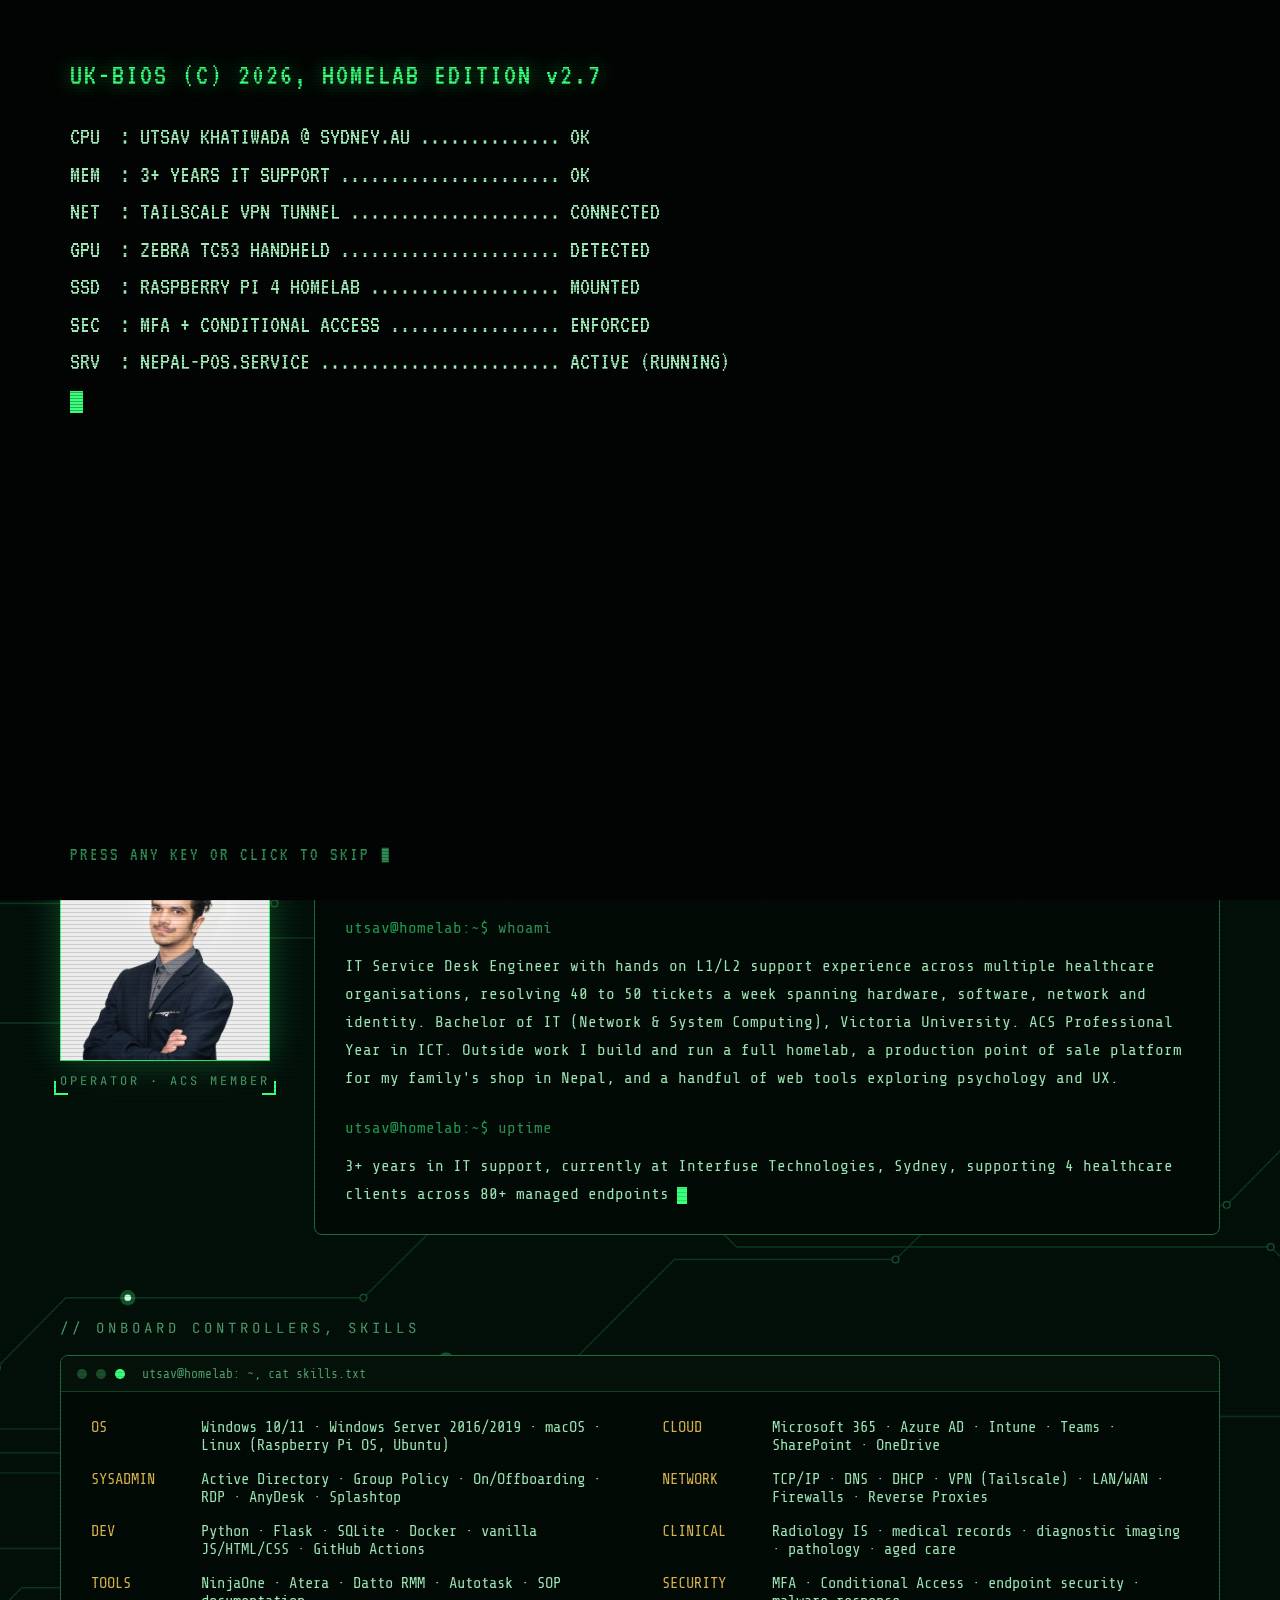
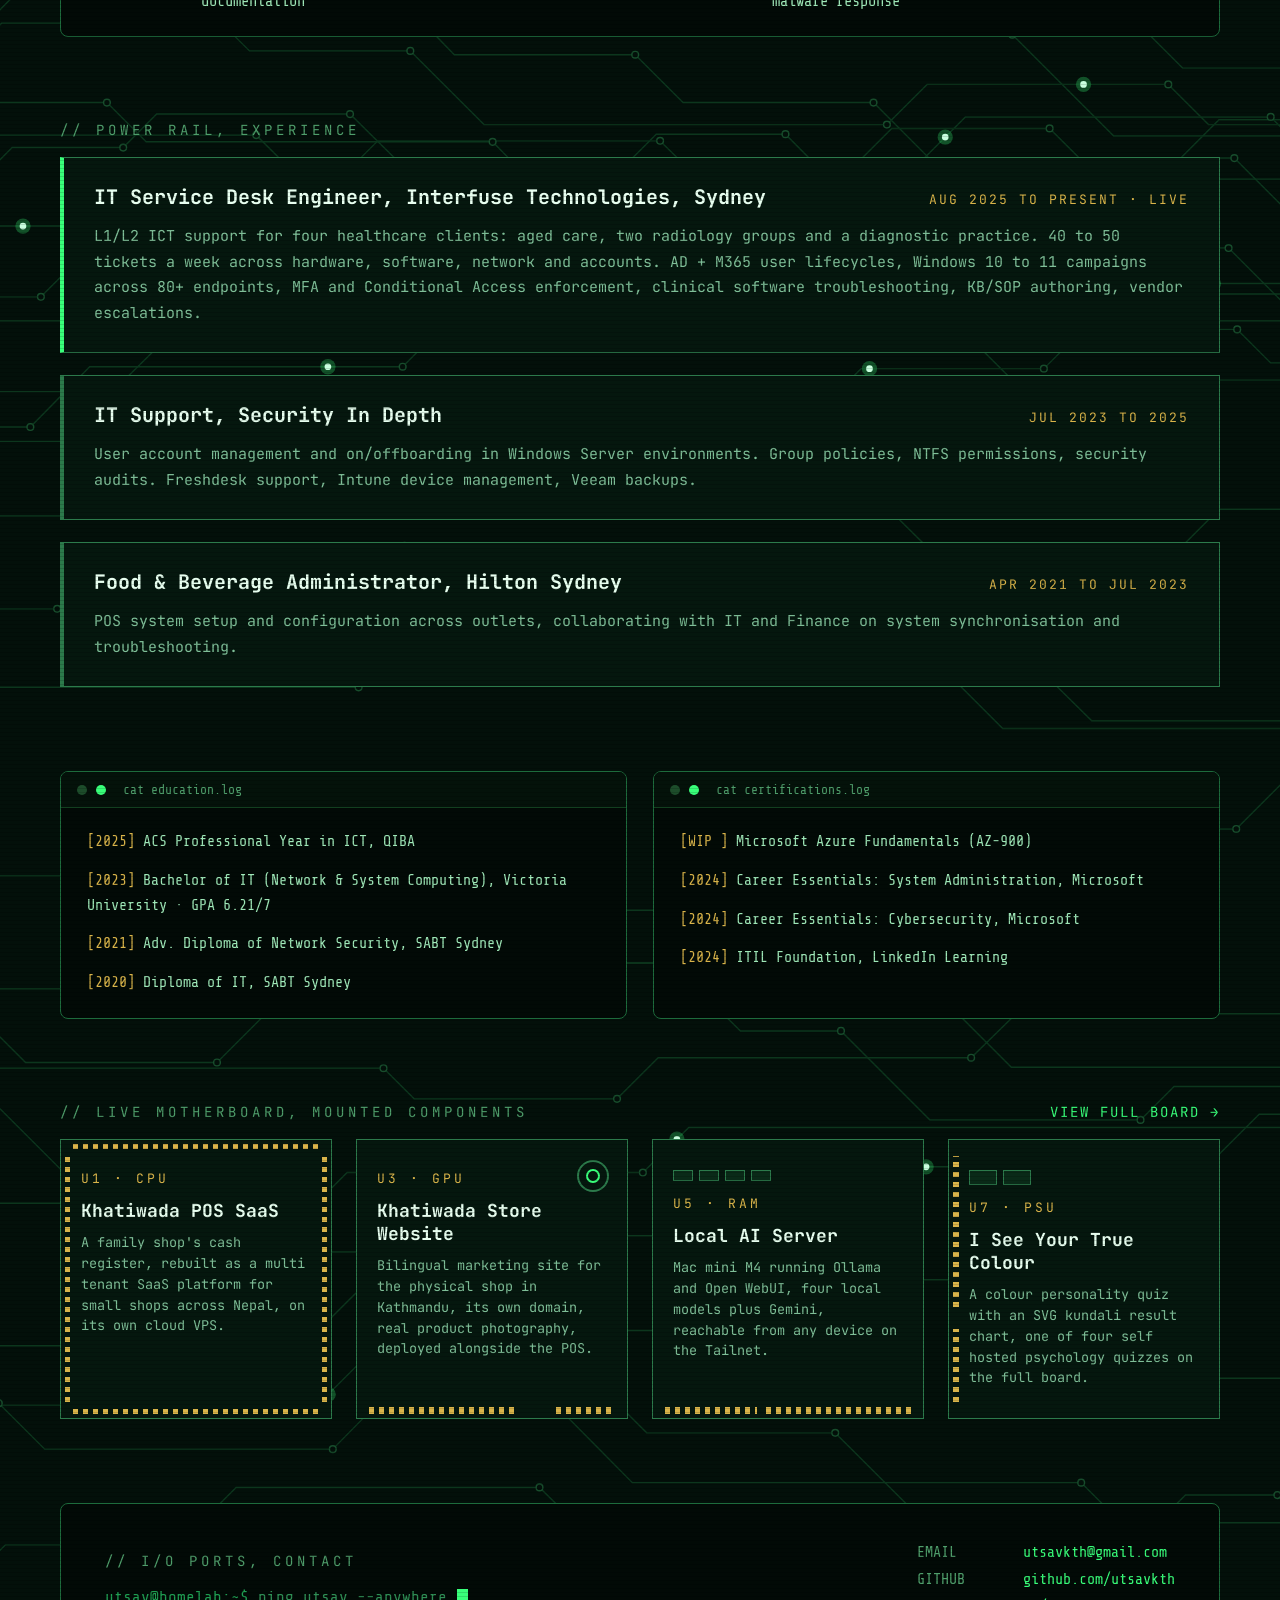
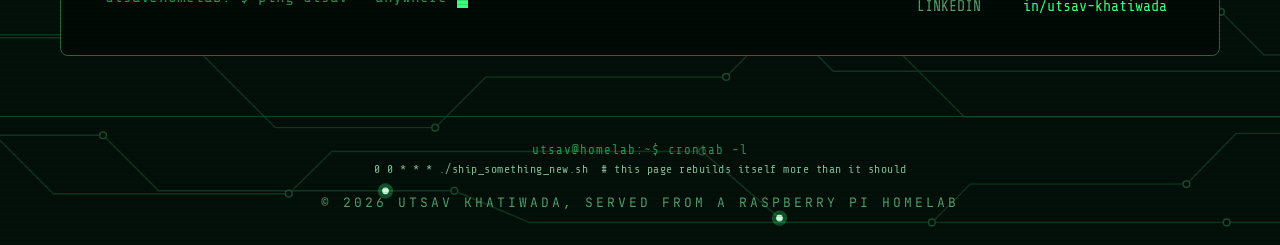
<file: index.html>
<!DOCTYPE html>
<html lang="en">
<head>
    <meta charset="UTF-8">
    <meta name="viewport" content="width=device-width, initial-scale=1.0">
    <meta name="description" content="Utsav Khatiwada, IT Service Desk Engineer and homelab builder, Sydney">
    <title>Utsav Khatiwada | IT Service Desk Engineer</title>
    <link rel="icon" type="image/png" href="favicon.png">
    <link rel="preconnect" href="https://fonts.googleapis.com">
    <link href="https://fonts.googleapis.com/css2?family=VT323&family=Share+Tech+Mono&family=JetBrains+Mono:wght@400;500;700;800&display=swap" rel="stylesheet">
    <link rel="stylesheet" href="style.css">
</head>
<body>
    <!-- BIOS boot overlay (first visit per session; click or key to skip) -->
    <div id="boot">
        <div class="boot-title">UK-BIOS (C) 2026, HOMELAB EDITION v2.7</div>
        <div class="boot-lines"></div>
        <div><span class="boot-cursor"></span></div>
        <div class="boot-skip">PRESS ANY KEY OR CLICK TO SKIP ▮</div>
        <div class="boot-scanlines"></div>
    </div>

    <div class="page">
        <!-- animated circuit board behind the whole page -->
        <div id="circuit" class="circuit-layer" data-seed="1337" data-height="3600" data-count="46"></div>

        <nav>
            <a href="#top" class="nav-brand">UK · REV 2.7</a>
            <div class="nav-spacer"></div>
            <div class="nav-links" id="navLinks">
                <a href="#about" class="nav-link">J1·ABOUT</a>
                <a href="#skills" class="nav-link">J2·SKILLS</a>
                <a href="#experience" class="nav-link">J3·EXPERIENCE</a>
                <a href="#education" class="nav-link">J4·EDUCATION</a>
                <a href="projects.html" class="nav-link">J5·PROJECTS</a>
                <a href="timeline.html" class="nav-link">J6·TIMELINE</a>
                <a href="#contact" class="nav-link">J7·CONTACT</a>
            </div>
            <div class="nav-progress-track"><div id="progress"></div></div>
        </nav>

        <!-- ================= HERO ================= -->
        <section id="top" class="hero">
            <canvas id="matrix" width="1920" height="660"></canvas>
            <div class="hero-vignette"></div>
            <span class="corner tl"></span>
            <span class="corner tr"></span>
            <span class="corner bl"></span>
            <span class="corner br"></span>
            <div class="scan-sweep"></div>
            <div class="hero-inner">
                <div class="prompt-line">
                    <span class="user">utsav@homelab:~$</span>
                    <span class="typing">./boot_portfolio.sh --hire-me</span>
                </div>
                <div class="glitch-wrap">
                    <h1>UTSAV KHATIWADA</h1>
                    <h1 class="ga" aria-hidden="true">UTSAV KHATIWADA</h1>
                    <h1 class="gb" aria-hidden="true">UTSAV KHATIWADA</h1>
                </div>
                <div class="hero-sub">IT SERVICE DESK ENGINEER // SYSTEMS &amp; NETWORKS // SYDNEY.AU<span class="cursor"></span></div>
                <div class="hero-buttons">
                    <a href="projects.html" class="btn primary">[ VIEW PROJECTS ]</a>
                    <a href="timeline.html" class="btn ghost">[ TIMELINE ]</a>
                    <a href="#contact" class="btn ghost">[ CONTACT ]</a>
                    <a href="resume.pdf" target="_blank" class="btn ghost">[ RESUME ]</a>
                </div>
            </div>
        </section>

        <!-- ================= BODY ================= -->
        <div class="container main">

            <!-- ABOUT, terminal window -->
            <section id="about" data-reveal="1" class="about-grid">
                <div class="portrait-wrap">
                    <img src="assets/utsav.jpg" alt="Utsav Khatiwada">
                    <span class="pc tl"></span>
                    <span class="pc tr"></span>
                    <span class="pc bl"></span>
                    <span class="pc br"></span>
                    <div class="portrait-caption">OPERATOR · ACS MEMBER</div>
                </div>
                <div class="term flicker">
                    <div class="term-bar">
                        <span class="term-dot"></span>
                        <span class="term-dot"></span>
                        <span class="term-dot lit"></span>
                        <span class="term-title">utsav@homelab: ~, bash</span>
                    </div>
                    <div class="term-body">
                        <div class="cmd"><span class="user">utsav@homelab:~$</span> whoami</div>
                        <p>IT Service Desk Engineer with hands on L1/L2 support experience across multiple healthcare organisations, resolving 40 to 50 tickets a week spanning hardware, software, network and identity. Bachelor of IT (Network &amp; System Computing), Victoria University. ACS Professional Year in ICT. Outside work I build and run a full homelab, a production point of sale platform for my family's shop in Nepal, and a handful of web tools exploring psychology and UX.</p>
                        <div class="cmd"><span class="user">utsav@homelab:~$</span> uptime</div>
                        <p>3+ years in IT support, currently at Interfuse Technologies, Sydney, supporting 4 healthcare clients across 80+ managed endpoints<span class="cursor"></span></p>
                    </div>
                </div>
            </section>

            <!-- SKILLS -->
            <section id="skills" data-reveal="1">
                <div class="section-label">// ONBOARD CONTROLLERS, SKILLS</div>
                <div class="term">
                    <div class="term-bar">
                        <span class="term-dot"></span>
                        <span class="term-dot"></span>
                        <span class="term-dot lit"></span>
                        <span class="term-title">utsav@homelab: ~, cat skills.txt</span>
                    </div>
                    <div class="cmd skills-ls-cmd"><span class="user">utsav@homelab:~$</span> ls</div>
                    <div class="skills-ls">
                        <span class="ls-item">OS/</span><span class="ls-item">CLOUD/</span><span class="ls-item">SYSADMIN/</span><span class="ls-item">NETWORK/</span>
                        <span class="ls-item">DEV/</span><span class="ls-item">CLINICAL/</span><span class="ls-item">TOOLS/</span><span class="ls-item">SECURITY/</span>
                    </div>
                    <div class="skills-grid">
                        <div class="skill-row"><span class="skill-key">OS</span><span class="skill-val">Windows 10/11 · Windows Server 2016/2019 · macOS · Linux (Raspberry Pi OS, Ubuntu)</span></div>
                        <div class="skill-row"><span class="skill-key">CLOUD</span><span class="skill-val">Microsoft 365 · Azure AD · Intune · Teams · SharePoint · OneDrive</span></div>
                        <div class="skill-row"><span class="skill-key">SYSADMIN</span><span class="skill-val">Active Directory · Group Policy · On/Offboarding · RDP · AnyDesk · Splashtop</span></div>
                        <div class="skill-row"><span class="skill-key">NETWORK</span><span class="skill-val">TCP/IP · DNS · DHCP · VPN (Tailscale) · LAN/WAN · Firewalls · Reverse Proxies</span></div>
                        <div class="skill-row"><span class="skill-key">DEV</span><span class="skill-val">Python · Flask · SQLite · Docker · vanilla JS/HTML/CSS · GitHub Actions</span></div>
                        <div class="skill-row"><span class="skill-key">CLINICAL</span><span class="skill-val">Radiology IS · medical records · diagnostic imaging · pathology · aged care</span></div>
                        <div class="skill-row"><span class="skill-key">TOOLS</span><span class="skill-val">NinjaOne · Atera · Datto RMM · Autotask · SOP documentation</span></div>
                        <div class="skill-row"><span class="skill-key">SECURITY</span><span class="skill-val">MFA · Conditional Access · endpoint security · malware response</span></div>
                    </div>
                </div>
            </section>

            <!-- EXPERIENCE -->
            <section id="experience">
                <div class="section-label">// POWER RAIL, EXPERIENCE</div>
                <div class="xp-list">
                    <div data-reveal="1" class="xp-card live">
                        <div class="xp-head">
                            <div class="xp-title">IT Service Desk Engineer, Interfuse Technologies, Sydney</div>
                            <div class="xp-date">AUG 2025 TO PRESENT · LIVE</div>
                        </div>
                        <p>L1/L2 ICT support for four healthcare clients: aged care, two radiology groups and a diagnostic practice. 40 to 50 tickets a week across hardware, software, network and accounts. AD + M365 user lifecycles, Windows 10 to 11 campaigns across 80+ endpoints, MFA and Conditional Access enforcement, clinical software troubleshooting, KB/SOP authoring, vendor escalations.</p>
                    </div>
                    <div data-reveal="1" class="xp-card">
                        <div class="xp-head">
                            <div class="xp-title">IT Support, Security In Depth</div>
                            <div class="xp-date">JUL 2023 TO 2025</div>
                        </div>
                        <p>User account management and on/offboarding in Windows Server environments. Group policies, NTFS permissions, security audits. Freshdesk support, Intune device management, Veeam backups.</p>
                    </div>
                    <div data-reveal="1" class="xp-card">
                        <div class="xp-head">
                            <div class="xp-title">Food &amp; Beverage Administrator, Hilton Sydney</div>
                            <div class="xp-date">APR 2021 TO JUL 2023</div>
                        </div>
                        <p>POS system setup and configuration across outlets, collaborating with IT and Finance on system synchronisation and troubleshooting.</p>
                    </div>
                </div>
            </section>

            <!-- EDUCATION + CERTS -->
            <section id="education" data-reveal="1" class="logs-grid">
                <div class="term">
                    <div class="term-bar">
                        <span class="term-dot"></span>
                        <span class="term-dot lit"></span>
                        <span class="term-title">cat education.log</span>
                    </div>
                    <div class="log-body">
                        <div class="log-row"><span class="yr">[2025]</span> <span class="what">ACS Professional Year in ICT, QIBA</span></div>
                        <div class="log-row"><span class="yr">[2023]</span> <span class="what">Bachelor of IT (Network &amp; System Computing), Victoria University · GPA 6.21/7</span></div>
                        <div class="log-row"><span class="yr">[2021]</span> <span class="what">Adv. Diploma of Network Security, SABT Sydney</span></div>
                        <div class="log-row"><span class="yr">[2020]</span> <span class="what">Diploma of IT, SABT Sydney</span></div>
                    </div>
                </div>
                <div id="certifications" class="term">
                    <div class="term-bar">
                        <span class="term-dot"></span>
                        <span class="term-dot lit"></span>
                        <span class="term-title">cat certifications.log</span>
                    </div>
                    <div class="log-body">
                        <div class="log-row"><span class="yr">[WIP ]</span> <span class="what">Microsoft Azure Fundamentals (AZ-900)</span></div>
                        <div class="log-row"><span class="yr">[2024]</span> <span class="what">Career Essentials: System Administration, Microsoft</span></div>
                        <div class="log-row"><span class="yr">[2024]</span> <span class="what">Career Essentials: Cybersecurity, Microsoft</span></div>
                        <div class="log-row"><span class="yr">[2024]</span> <span class="what">ITIL Foundation, LinkedIn Learning</span></div>
                    </div>
                </div>
            </section>

            <!-- PROJECTS PREVIEW, motherboard -->
            <section id="projects">
                <div class="board-head">
                    <div class="section-label">// LIVE MOTHERBOARD, MOUNTED COMPONENTS</div>
                    <a href="projects.html" class="board-link">VIEW FULL BOARD →</a>
                </div>
                <div class="grid4">
                    <a href="khatiwada-pos.html" data-reveal="1" class="board-card">
                        <span class="pins-h top"></span>
                        <span class="pins-h bottom"></span>
                        <span class="pins-v left"></span>
                        <span class="pins-v right"></span>
                        <div class="chip-label">U1 · CPU</div>
                        <div class="chip-title">Khatiwada POS SaaS</div>
                        <div class="chip-desc">A family shop's cash register, rebuilt as a multi tenant SaaS platform for small shops across Nepal, on its own cloud VPS.</div>
                    </a>
                    <a href="khatiwada-store.html" data-reveal="1" class="board-card">
                        <span class="pins-h bottom" style="left: 12px; right: auto; width: 55%; height: 7px;"></span>
                        <span class="pins-h bottom" style="left: auto; right: 12px; width: 22%; height: 7px;"></span>
                        <span class="ring" style="top: 20px; right: 18px; width: 32px; height: 32px;"></span>
                        <span class="ring inner" style="top: 29px; right: 27px; width: 14px; height: 14px;"></span>
                        <div class="chip-label">U3 · GPU</div>
                        <div class="chip-title">Khatiwada Store Website</div>
                        <div class="chip-desc">Bilingual marketing site for the physical shop in Kathmandu, its own domain, real product photography, deployed alongside the POS.</div>
                    </a>
                    <a href="ai-server.html" data-reveal="1" class="board-card">
                        <span class="pins-h bottom" style="left: 12px; right: auto; width: 34%; height: 7px;"></span>
                        <span class="pins-h bottom" style="left: 42%; right: 12px; height: 7px;"></span>
                        <div class="pad-row">
                            <span class="pad" style="width: 20px; height: 11px;"></span>
                            <span class="pad" style="width: 20px; height: 11px;"></span>
                            <span class="pad" style="width: 20px; height: 11px;"></span>
                            <span class="pad" style="width: 20px; height: 11px;"></span>
                        </div>
                        <div class="chip-label">U5 · RAM</div>
                        <div class="chip-title">Local AI Server</div>
                        <div class="chip-desc">Mac mini M4 running Ollama and Open WebUI, four local models plus Gemini, reachable from any device on the Tailnet.</div>
                    </a>
                    <a href="true-colour.html" data-reveal="1" class="board-card">
                        <span class="pins-v left" style="top: 16px; bottom: 40%; width: 6px;"></span>
                        <span class="pins-v left" style="top: 68%; bottom: 16px; width: 6px;"></span>
                        <div class="pad-row">
                            <span class="pad" style="width: 28px; height: 15px;"></span>
                            <span class="pad" style="width: 28px; height: 15px;"></span>
                        </div>
                        <div class="chip-label">U7 · PSU</div>
                        <div class="chip-title">I See Your True Colour</div>
                        <div class="chip-desc">A colour personality quiz with an SVG kundali result chart, one of four self hosted psychology quizzes on the full board.</div>
                    </a>
                </div>
            </section>

            <!-- CONTACT -->
            <section id="contact" data-reveal="1" class="contact-card">
                <div>
                    <div class="section-label">// I/O PORTS, CONTACT</div>
                    <div class="contact-prompt"><span class="user">utsav@homelab:~$</span> ping utsav --anywhere<span class="cursor"></span></div>
                </div>
                <div class="contact-links">
                    <div class="row"><span class="key">EMAIL</span><a href="mailto:utsavkth@gmail.com">utsavkth@gmail.com</a></div>
                    <div class="row"><span class="key">GITHUB</span><a href="https://github.com/utsavkth" target="_blank">github.com/utsavkth</a></div>
                    <div class="row"><span class="key">LINKEDIN</span><a href="https://www.linkedin.com/in/utsav-khatiwada/" target="_blank">in/utsav-khatiwada</a></div>
                </div>
            </section>
        </div>

        <footer>
            <div class="footer-cmd"><span class="user">utsav@homelab:~$</span> crontab -l</div>
            <div class="footer-cmd-out">0 0 * * * ./ship_something_new.sh &nbsp;# this page rebuilds itself more than it should</div>
            <div class="footer-copy">© 2026 UTSAV KHATIWADA, SERVED FROM A RASPBERRY PI HOMELAB</div>
        </footer>

        <!-- scanline texture over everything -->
        <div class="scanlines"></div>
    </div>

    <script src="script.js"></script>
</body>
</html>
</file>
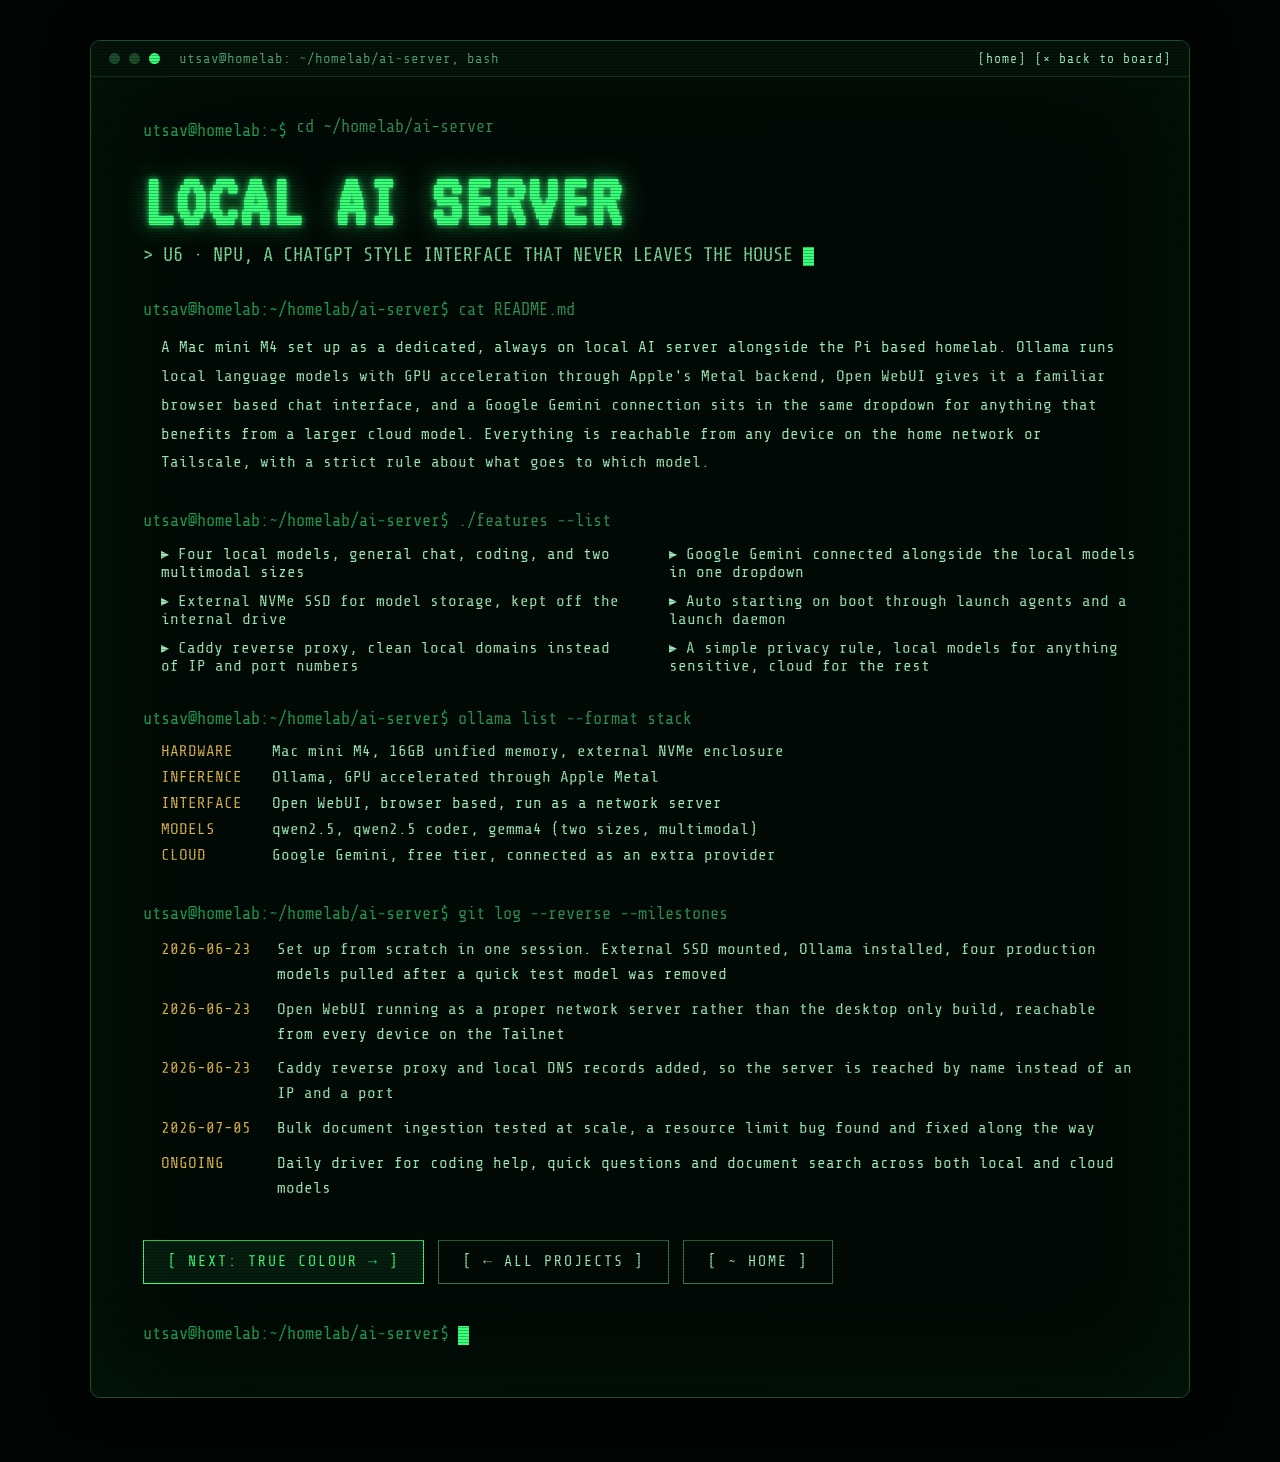
<file: ai-server.html>
<!DOCTYPE html>
<html lang="en">
<head>
    <meta charset="UTF-8">
    <meta name="viewport" content="width=device-width, initial-scale=1.0">
    <meta name="description" content="Local AI server, a Mac mini M4 running Ollama and Open WebUI on the home network">
    <title>Local AI Server | Utsav Khatiwada</title>
    <link rel="icon" type="image/png" href="favicon.png">
    <link rel="preconnect" href="https://fonts.googleapis.com">
    <link href="https://fonts.googleapis.com/css2?family=VT323&family=Share+Tech+Mono&family=JetBrains+Mono:wght@400;700;800&display=swap" rel="stylesheet">
    <link rel="stylesheet" href="style.css">
</head>
<body class="pos-page">
    <div class="pos-wrap">
        <div class="pos-term">

            <div class="term-bar">
                <span class="term-dot"></span>
                <span class="term-dot"></span>
                <span class="term-dot lit"></span>
                <span class="term-title">utsav@homelab: ~/homelab/ai-server, bash</span>
                <div class="spacer"></div>
                <a href="index.html">[home]</a>
                <a href="projects.html">[× back to board]</a>
            </div>

            <div class="pos-body">
                <div class="pos-cmd">
                    <span class="user">utsav@homelab:~$</span>
                    <span class="typing">cd ~/homelab/ai-server</span>
                </div>

                <h1 class="pos-title">LOCAL AI SERVER</h1>
                <p class="pos-sub">&gt; U6 · NPU, A CHATGPT STYLE INTERFACE THAT NEVER LEAVES THE HOUSE<span class="cursor"></span></p>

                <div class="pos-cmd gap-b"><span class="user">utsav@homelab:~/homelab/ai-server$</span> cat README.md</div>
                <p class="pos-text">
                    A Mac mini M4 set up as a dedicated, always on local AI server alongside the Pi based homelab.
                    Ollama runs local language models with GPU acceleration through Apple's Metal backend, Open WebUI
                    gives it a familiar browser based chat interface, and a Google Gemini connection sits in the same
                    dropdown for anything that benefits from a larger cloud model. Everything is reachable from any
                    device on the home network or Tailscale, with a strict rule about what goes to which model.
                </p>

                <div class="pos-cmd gap-b"><span class="user">utsav@homelab:~/homelab/ai-server$</span> ./features --list</div>
                <div class="pos-features">
                    <span>▸ Four local models, general chat, coding, and two multimodal sizes</span>
                    <span>▸ Google Gemini connected alongside the local models in one dropdown</span>
                    <span>▸ External NVMe SSD for model storage, kept off the internal drive</span>
                    <span>▸ Auto starting on boot through launch agents and a launch daemon</span>
                    <span>▸ Caddy reverse proxy, clean local domains instead of IP and port numbers</span>
                    <span>▸ A simple privacy rule, local models for anything sensitive, cloud for the rest</span>
                </div>

                <div class="pos-cmd gap-b"><span class="user">utsav@homelab:~/homelab/ai-server$</span> ollama list --format stack</div>
                <div class="pos-stack">
                    <span class="key">HARDWARE</span><span class="val">Mac mini M4, 16GB unified memory, external NVMe enclosure</span>
                    <span class="key">INFERENCE</span><span class="val">Ollama, GPU accelerated through Apple Metal</span>
                    <span class="key">INTERFACE</span><span class="val">Open WebUI, browser based, run as a network server</span>
                    <span class="key">MODELS</span><span class="val">qwen2.5, qwen2.5 coder, gemma4 (two sizes, multimodal)</span>
                    <span class="key">CLOUD</span><span class="val">Google Gemini, free tier, connected as an extra provider</span>
                </div>

                <div class="pos-cmd gap-b"><span class="user">utsav@homelab:~/homelab/ai-server$</span> git log --reverse --milestones</div>
                <div class="pos-log">
                    <span class="d">2026-06-23</span><span class="t">Set up from scratch in one session. External SSD mounted, Ollama installed, four production models pulled after a quick test model was removed</span>
                    <span class="d">2026-06-23</span><span class="t">Open WebUI running as a proper network server rather than the desktop only build, reachable from every device on the Tailnet</span>
                    <span class="d">2026-06-23</span><span class="t">Caddy reverse proxy and local DNS records added, so the server is reached by name instead of an IP and a port</span>
                    <span class="d">2026-07-05</span><span class="t">Bulk document ingestion tested at scale, a resource limit bug found and fixed along the way</span>
                    <span class="d">ONGOING</span><span class="t">Daily driver for coding help, quick questions and document search across both local and cloud models</span>
                </div>

                <div class="pos-buttons">
                    <a href="true-colour.html" class="btn primary">[ NEXT: TRUE COLOUR → ]</a>
                    <a href="projects.html" class="btn ghost">[ ← ALL PROJECTS ]</a>
                    <a href="index.html" class="btn ghost">[ ~ HOME ]</a>
                </div>

                <div class="pos-cmd pos-end"><span class="user">utsav@homelab:~/homelab/ai-server$</span> <span class="cursor"></span></div>
            </div>

            <div class="pos-scanlines"></div>
        </div>
    </div>
</body>
</html>
</file>
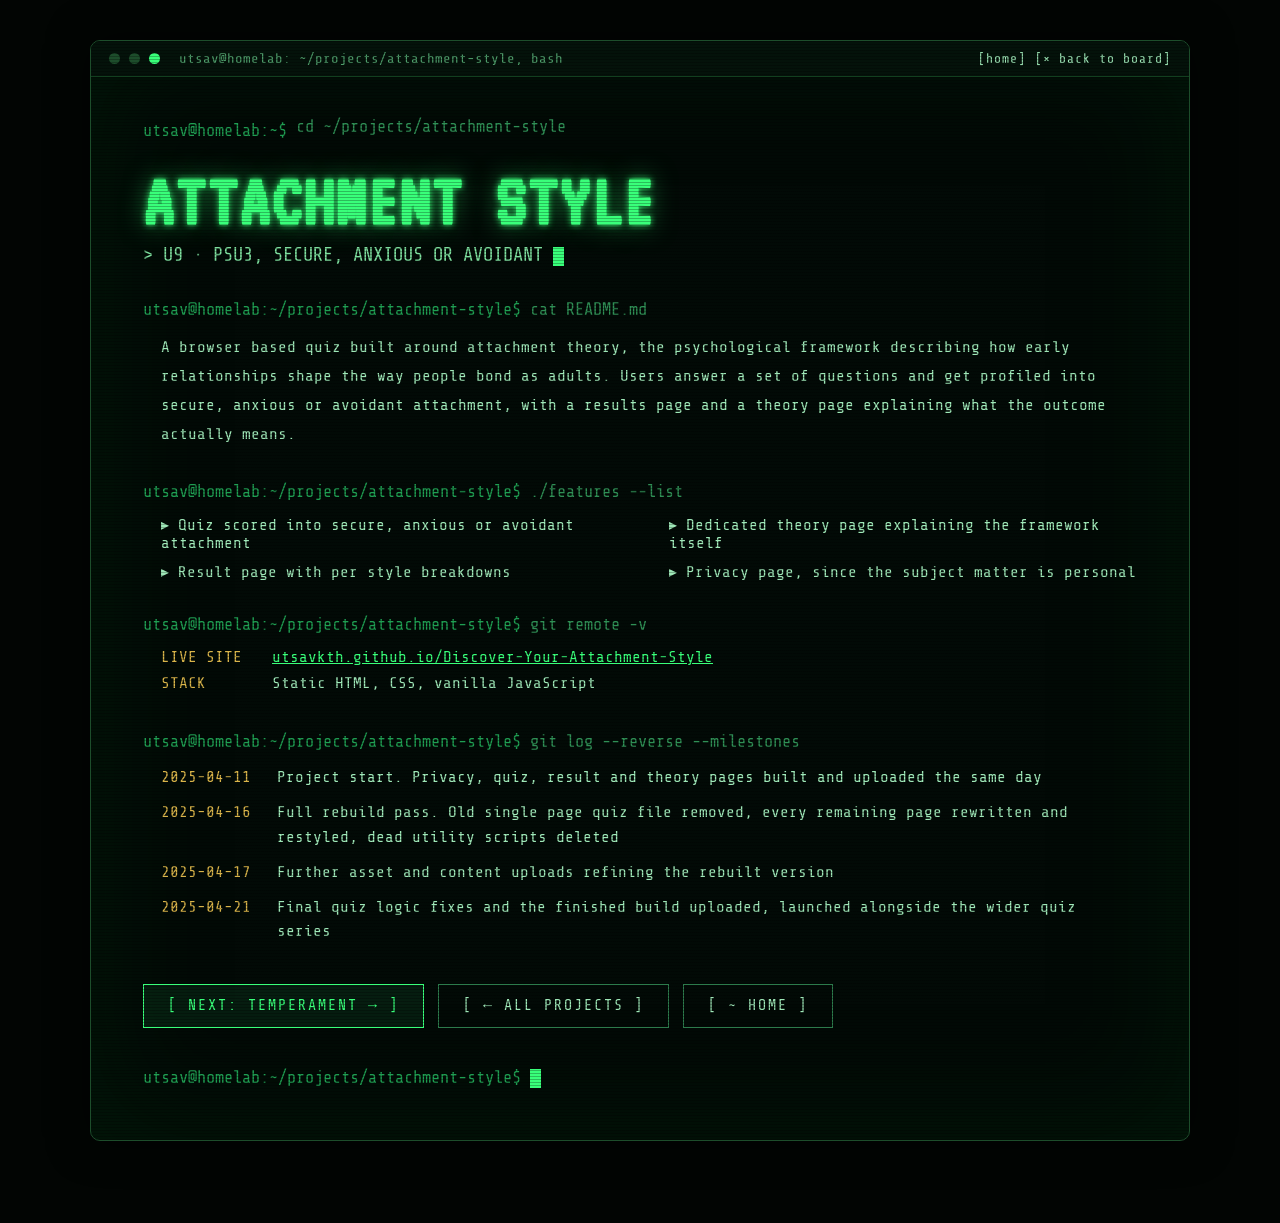
<file: attachment-style.html>
<!DOCTYPE html>
<html lang="en">
<head>
    <meta charset="UTF-8">
    <meta name="viewport" content="width=device-width, initial-scale=1.0">
    <meta name="description" content="Discover Your Attachment Style, an attachment theory quiz">
    <title>Attachment Style Quiz | Utsav Khatiwada</title>
    <link rel="icon" type="image/png" href="favicon.png">
    <link rel="preconnect" href="https://fonts.googleapis.com">
    <link href="https://fonts.googleapis.com/css2?family=VT323&family=Share+Tech+Mono&family=JetBrains+Mono:wght@400;700;800&display=swap" rel="stylesheet">
    <link rel="stylesheet" href="style.css">
</head>
<body class="pos-page">
    <div class="pos-wrap">
        <div class="pos-term">

            <div class="term-bar">
                <span class="term-dot"></span>
                <span class="term-dot"></span>
                <span class="term-dot lit"></span>
                <span class="term-title">utsav@homelab: ~/projects/attachment-style, bash</span>
                <div class="spacer"></div>
                <a href="index.html">[home]</a>
                <a href="projects.html">[× back to board]</a>
            </div>

            <div class="pos-body">
                <div class="pos-cmd">
                    <span class="user">utsav@homelab:~$</span>
                    <span class="typing">cd ~/projects/attachment-style</span>
                </div>

                <h1 class="pos-title">ATTACHMENT STYLE</h1>
                <p class="pos-sub">&gt; U9 · PSU3, SECURE, ANXIOUS OR AVOIDANT<span class="cursor"></span></p>

                <div class="pos-cmd gap-b"><span class="user">utsav@homelab:~/projects/attachment-style$</span> cat README.md</div>
                <p class="pos-text">
                    A browser based quiz built around attachment theory, the psychological framework describing how
                    early relationships shape the way people bond as adults. Users answer a set of questions and get
                    profiled into secure, anxious or avoidant attachment, with a results page and a theory page
                    explaining what the outcome actually means.
                </p>

                <div class="pos-cmd gap-b"><span class="user">utsav@homelab:~/projects/attachment-style$</span> ./features --list</div>
                <div class="pos-features">
                    <span>▸ Quiz scored into secure, anxious or avoidant attachment</span>
                    <span>▸ Dedicated theory page explaining the framework itself</span>
                    <span>▸ Result page with per style breakdowns</span>
                    <span>▸ Privacy page, since the subject matter is personal</span>
                </div>

                <div class="pos-cmd gap-b"><span class="user">utsav@homelab:~/projects/attachment-style$</span> git remote -v</div>
                <div class="pos-stack">
                    <span class="key">LIVE SITE</span><span class="val"><a href="https://utsavkth.github.io/Discover-Your-Attachment-Style/" target="_blank">utsavkth.github.io/Discover-Your-Attachment-Style</a></span>
                    <span class="key">STACK</span><span class="val">Static HTML, CSS, vanilla JavaScript</span>
                </div>

                <div class="pos-cmd gap-b"><span class="user">utsav@homelab:~/projects/attachment-style$</span> git log --reverse --milestones</div>
                <div class="pos-log">
                    <span class="d">2025-04-11</span><span class="t">Project start. Privacy, quiz, result and theory pages built and uploaded the same day</span>
                    <span class="d">2025-04-16</span><span class="t">Full rebuild pass. Old single page quiz file removed, every remaining page rewritten and restyled, dead utility scripts deleted</span>
                    <span class="d">2025-04-17</span><span class="t">Further asset and content uploads refining the rebuilt version</span>
                    <span class="d">2025-04-21</span><span class="t">Final quiz logic fixes and the finished build uploaded, launched alongside the wider quiz series</span>
                </div>

                <div class="pos-buttons">
                    <a href="temperament.html" class="btn primary">[ NEXT: TEMPERAMENT → ]</a>
                    <a href="projects.html" class="btn ghost">[ ← ALL PROJECTS ]</a>
                    <a href="index.html" class="btn ghost">[ ~ HOME ]</a>
                </div>

                <div class="pos-cmd pos-end"><span class="user">utsav@homelab:~/projects/attachment-style$</span> <span class="cursor"></span></div>
            </div>

            <div class="pos-scanlines"></div>
        </div>
    </div>
</body>
</html>
</file>
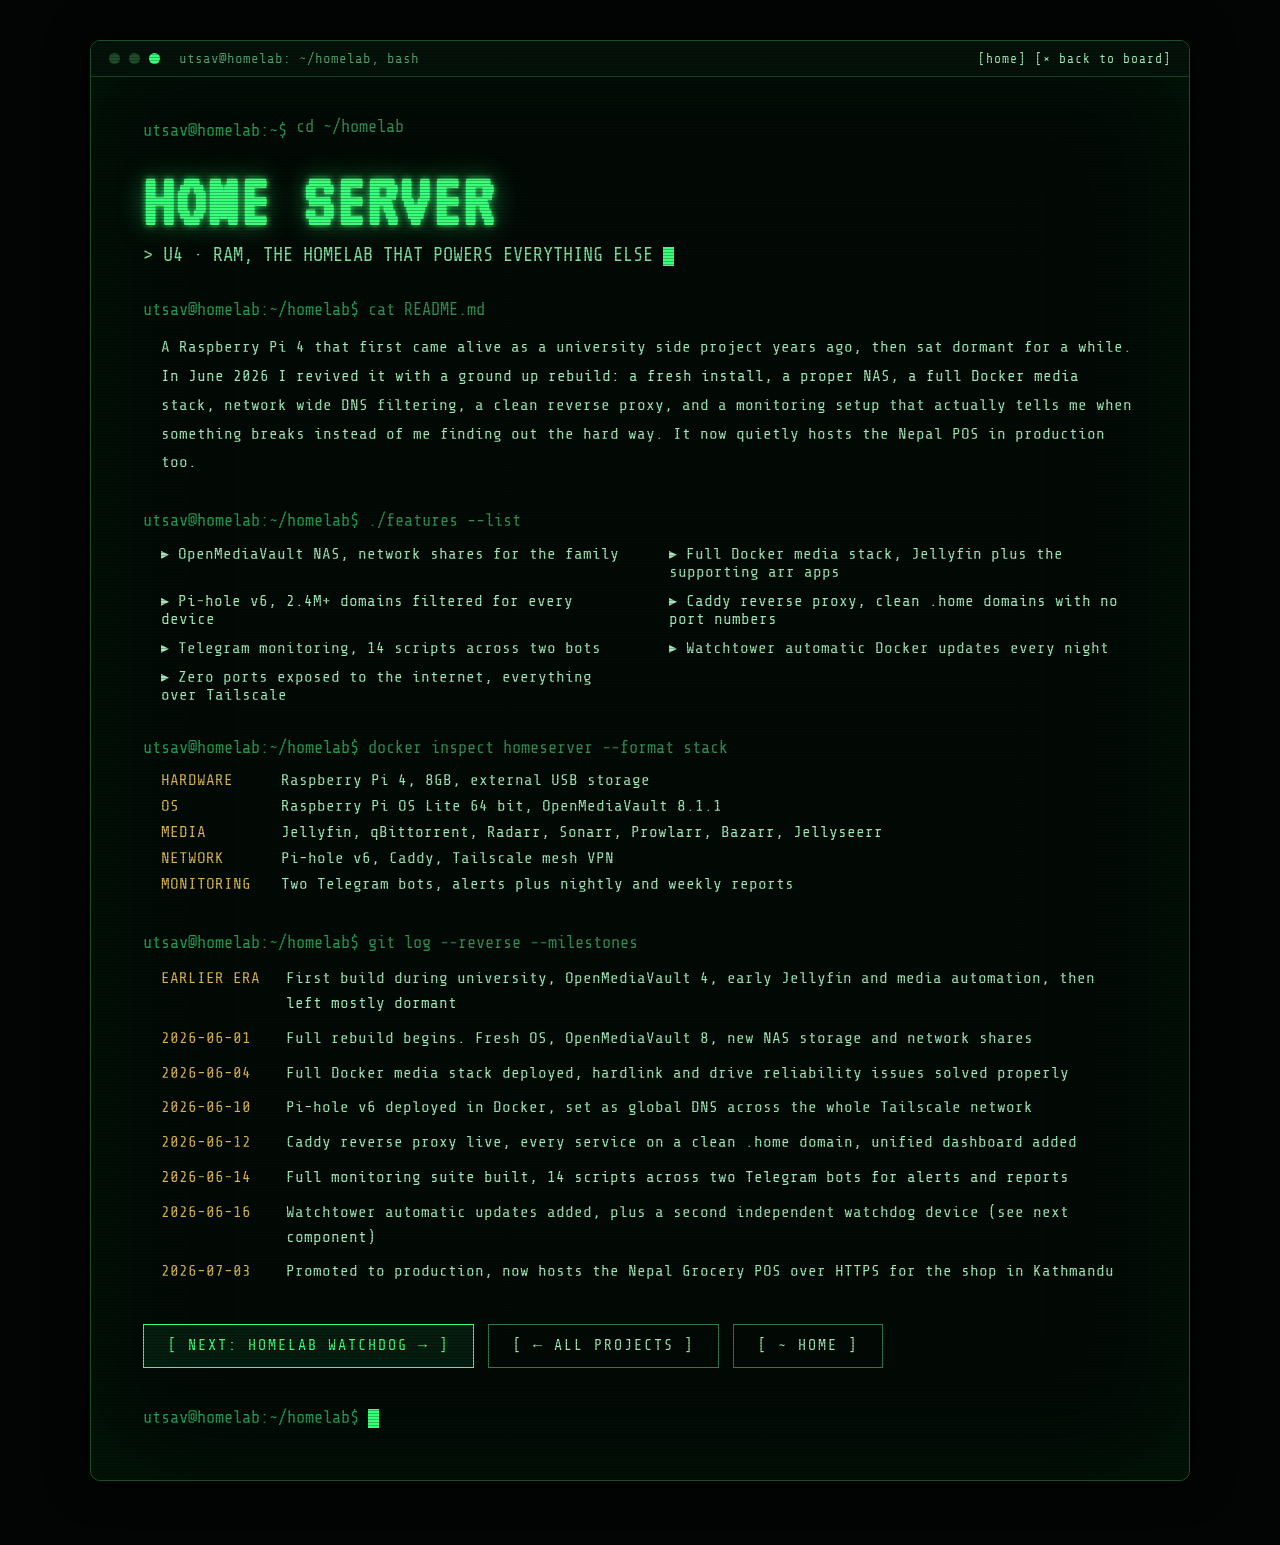
<file: home-server.html>
<!DOCTYPE html>
<html lang="en">
<head>
    <meta charset="UTF-8">
    <meta name="viewport" content="width=device-width, initial-scale=1.0">
    <meta name="description" content="Home server, a Raspberry Pi 4 homelab running media, DNS and monitoring">
    <title>Home Server | Utsav Khatiwada</title>
    <link rel="icon" type="image/png" href="favicon.png">
    <link rel="preconnect" href="https://fonts.googleapis.com">
    <link href="https://fonts.googleapis.com/css2?family=VT323&family=Share+Tech+Mono&family=JetBrains+Mono:wght@400;700;800&display=swap" rel="stylesheet">
    <link rel="stylesheet" href="style.css">
</head>
<body class="pos-page">
    <div class="pos-wrap">
        <div class="pos-term">

            <div class="term-bar">
                <span class="term-dot"></span>
                <span class="term-dot"></span>
                <span class="term-dot lit"></span>
                <span class="term-title">utsav@homelab: ~/homelab, bash</span>
                <div class="spacer"></div>
                <a href="index.html">[home]</a>
                <a href="projects.html">[× back to board]</a>
            </div>

            <div class="pos-body">
                <div class="pos-cmd">
                    <span class="user">utsav@homelab:~$</span>
                    <span class="typing">cd ~/homelab</span>
                </div>

                <h1 class="pos-title">HOME SERVER</h1>
                <p class="pos-sub">&gt; U4 · RAM, THE HOMELAB THAT POWERS EVERYTHING ELSE<span class="cursor"></span></p>

                <div class="pos-cmd gap-b"><span class="user">utsav@homelab:~/homelab$</span> cat README.md</div>
                <p class="pos-text">
                    A Raspberry Pi 4 that first came alive as a university side project years ago, then sat dormant
                    for a while. In June 2026 I revived it with a ground up rebuild: a fresh install, a proper NAS,
                    a full Docker media stack, network wide DNS filtering, a clean reverse proxy, and a monitoring
                    setup that actually tells me when something breaks instead of me finding out the hard way. It now
                    quietly hosts the Nepal POS in production too.
                </p>

                <div class="pos-cmd gap-b"><span class="user">utsav@homelab:~/homelab$</span> ./features --list</div>
                <div class="pos-features">
                    <span>▸ OpenMediaVault NAS, network shares for the family</span>
                    <span>▸ Full Docker media stack, Jellyfin plus the supporting arr apps</span>
                    <span>▸ Pi-hole v6, 2.4M+ domains filtered for every device</span>
                    <span>▸ Caddy reverse proxy, clean .home domains with no port numbers</span>
                    <span>▸ Telegram monitoring, 14 scripts across two bots</span>
                    <span>▸ Watchtower automatic Docker updates every night</span>
                    <span>▸ Zero ports exposed to the internet, everything over Tailscale</span>
                </div>

                <div class="pos-cmd gap-b"><span class="user">utsav@homelab:~/homelab$</span> docker inspect homeserver --format stack</div>
                <div class="pos-stack">
                    <span class="key">HARDWARE</span><span class="val">Raspberry Pi 4, 8GB, external USB storage</span>
                    <span class="key">OS</span><span class="val">Raspberry Pi OS Lite 64 bit, OpenMediaVault 8.1.1</span>
                    <span class="key">MEDIA</span><span class="val">Jellyfin, qBittorrent, Radarr, Sonarr, Prowlarr, Bazarr, Jellyseerr</span>
                    <span class="key">NETWORK</span><span class="val">Pi-hole v6, Caddy, Tailscale mesh VPN</span>
                    <span class="key">MONITORING</span><span class="val">Two Telegram bots, alerts plus nightly and weekly reports</span>
                </div>

                <div class="pos-cmd gap-b"><span class="user">utsav@homelab:~/homelab$</span> git log --reverse --milestones</div>
                <div class="pos-log">
                    <span class="d">EARLIER ERA</span><span class="t">First build during university, OpenMediaVault 4, early Jellyfin and media automation, then left mostly dormant</span>
                    <span class="d">2026-06-01</span><span class="t">Full rebuild begins. Fresh OS, OpenMediaVault 8, new NAS storage and network shares</span>
                    <span class="d">2026-06-04</span><span class="t">Full Docker media stack deployed, hardlink and drive reliability issues solved properly</span>
                    <span class="d">2026-06-10</span><span class="t">Pi-hole v6 deployed in Docker, set as global DNS across the whole Tailscale network</span>
                    <span class="d">2026-06-12</span><span class="t">Caddy reverse proxy live, every service on a clean .home domain, unified dashboard added</span>
                    <span class="d">2026-06-14</span><span class="t">Full monitoring suite built, 14 scripts across two Telegram bots for alerts and reports</span>
                    <span class="d">2026-06-16</span><span class="t">Watchtower automatic updates added, plus a second independent watchdog device (see next component)</span>
                    <span class="d">2026-07-03</span><span class="t">Promoted to production, now hosts the Nepal Grocery POS over HTTPS for the shop in Kathmandu</span>
                </div>

                <div class="pos-buttons">
                    <a href="watchdog.html" class="btn primary">[ NEXT: HOMELAB WATCHDOG → ]</a>
                    <a href="projects.html" class="btn ghost">[ ← ALL PROJECTS ]</a>
                    <a href="index.html" class="btn ghost">[ ~ HOME ]</a>
                </div>

                <div class="pos-cmd pos-end"><span class="user">utsav@homelab:~/homelab$</span> <span class="cursor"></span></div>
            </div>

            <div class="pos-scanlines"></div>
        </div>
    </div>
</body>
</html>
</file>
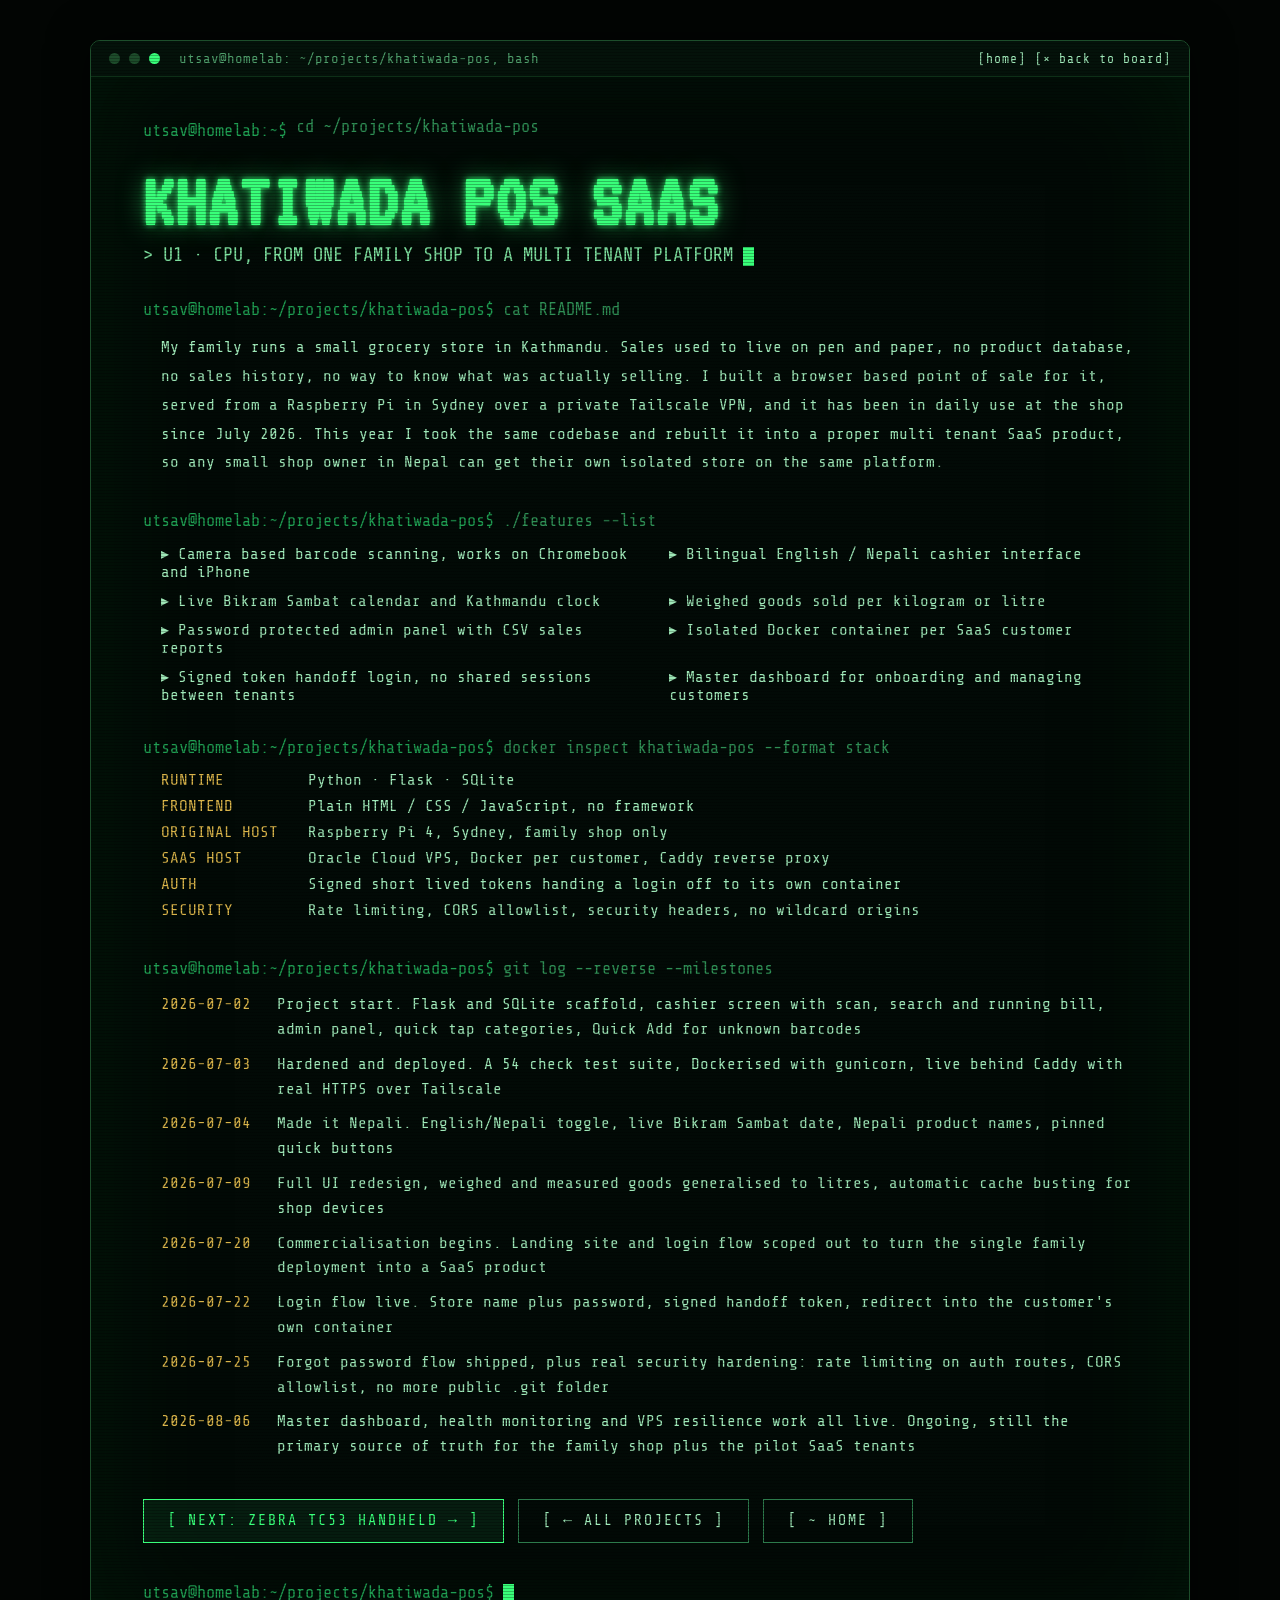
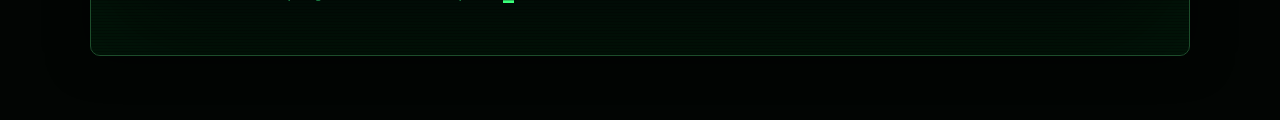
<file: khatiwada-pos.html>
<!DOCTYPE html>
<html lang="en">
<head>
    <meta charset="UTF-8">
    <meta name="viewport" content="width=device-width, initial-scale=1.0">
    <meta name="description" content="Khatiwada POS SaaS, a multi tenant point of sale platform grown from a family shop tool">
    <title>Khatiwada POS SaaS | Utsav Khatiwada</title>
    <link rel="icon" type="image/png" href="favicon.png">
    <link rel="preconnect" href="https://fonts.googleapis.com">
    <link href="https://fonts.googleapis.com/css2?family=VT323&family=Share+Tech+Mono&family=JetBrains+Mono:wght@400;700;800&display=swap" rel="stylesheet">
    <link rel="stylesheet" href="style.css">
</head>
<body class="pos-page">
    <div class="pos-wrap">
        <div class="pos-term">

            <div class="term-bar">
                <span class="term-dot"></span>
                <span class="term-dot"></span>
                <span class="term-dot lit"></span>
                <span class="term-title">utsav@homelab: ~/projects/khatiwada-pos, bash</span>
                <div class="spacer"></div>
                <a href="index.html">[home]</a>
                <a href="projects.html">[× back to board]</a>
            </div>

            <div class="pos-body">
                <div class="pos-cmd">
                    <span class="user">utsav@homelab:~$</span>
                    <span class="typing">cd ~/projects/khatiwada-pos</span>
                </div>

                <h1 class="pos-title">KHATIWADA POS SAAS</h1>
                <p class="pos-sub">&gt; U1 · CPU, FROM ONE FAMILY SHOP TO A MULTI TENANT PLATFORM<span class="cursor"></span></p>

                <div class="pos-cmd gap-b"><span class="user">utsav@homelab:~/projects/khatiwada-pos$</span> cat README.md</div>
                <p class="pos-text">
                    My family runs a small grocery store in Kathmandu. Sales used to live on pen and paper, no product
                    database, no sales history, no way to know what was actually selling. I built a browser based point
                    of sale for it, served from a Raspberry Pi in Sydney over a private Tailscale VPN, and it has been
                    in daily use at the shop since July 2026. This year I took the same codebase and rebuilt it into a
                    proper multi tenant SaaS product, so any small shop owner in Nepal can get their own isolated store
                    on the same platform.
                </p>

                <div class="pos-cmd gap-b"><span class="user">utsav@homelab:~/projects/khatiwada-pos$</span> ./features --list</div>
                <div class="pos-features">
                    <span>▸ Camera based barcode scanning, works on Chromebook and iPhone</span>
                    <span>▸ Bilingual English / Nepali cashier interface</span>
                    <span>▸ Live Bikram Sambat calendar and Kathmandu clock</span>
                    <span>▸ Weighed goods sold per kilogram or litre</span>
                    <span>▸ Password protected admin panel with CSV sales reports</span>
                    <span>▸ Isolated Docker container per SaaS customer</span>
                    <span>▸ Signed token handoff login, no shared sessions between tenants</span>
                    <span>▸ Master dashboard for onboarding and managing customers</span>
                </div>

                <div class="pos-cmd gap-b"><span class="user">utsav@homelab:~/projects/khatiwada-pos$</span> docker inspect khatiwada-pos --format stack</div>
                <div class="pos-stack">
                    <span class="key">RUNTIME</span><span class="val">Python · Flask · SQLite</span>
                    <span class="key">FRONTEND</span><span class="val">Plain HTML / CSS / JavaScript, no framework</span>
                    <span class="key">ORIGINAL HOST</span><span class="val">Raspberry Pi 4, Sydney, family shop only</span>
                    <span class="key">SAAS HOST</span><span class="val">Oracle Cloud VPS, Docker per customer, Caddy reverse proxy</span>
                    <span class="key">AUTH</span><span class="val">Signed short lived tokens handing a login off to its own container</span>
                    <span class="key">SECURITY</span><span class="val">Rate limiting, CORS allowlist, security headers, no wildcard origins</span>
                </div>

                <div class="pos-cmd gap-b"><span class="user">utsav@homelab:~/projects/khatiwada-pos$</span> git log --reverse --milestones</div>
                <div class="pos-log">
                    <span class="d">2026-07-02</span><span class="t">Project start. Flask and SQLite scaffold, cashier screen with scan, search and running bill, admin panel, quick tap categories, Quick Add for unknown barcodes</span>
                    <span class="d">2026-07-03</span><span class="t">Hardened and deployed. A 54 check test suite, Dockerised with gunicorn, live behind Caddy with real HTTPS over Tailscale</span>
                    <span class="d">2026-07-04</span><span class="t">Made it Nepali. English/Nepali toggle, live Bikram Sambat date, Nepali product names, pinned quick buttons</span>
                    <span class="d">2026-07-09</span><span class="t">Full UI redesign, weighed and measured goods generalised to litres, automatic cache busting for shop devices</span>
                    <span class="d">2026-07-20</span><span class="t">Commercialisation begins. Landing site and login flow scoped out to turn the single family deployment into a SaaS product</span>
                    <span class="d">2026-07-22</span><span class="t">Login flow live. Store name plus password, signed handoff token, redirect into the customer's own container</span>
                    <span class="d">2026-07-25</span><span class="t">Forgot password flow shipped, plus real security hardening: rate limiting on auth routes, CORS allowlist, no more public .git folder</span>
                    <span class="d">2026-08-06</span><span class="t">Master dashboard, health monitoring and VPS resilience work all live. Ongoing, still the primary source of truth for the family shop plus the pilot SaaS tenants</span>
                </div>

                <div class="pos-buttons">
                    <a href="zebra-tc53.html" class="btn primary">[ NEXT: ZEBRA TC53 HANDHELD → ]</a>
                    <a href="projects.html" class="btn ghost">[ ← ALL PROJECTS ]</a>
                    <a href="index.html" class="btn ghost">[ ~ HOME ]</a>
                </div>

                <div class="pos-cmd pos-end"><span class="user">utsav@homelab:~/projects/khatiwada-pos$</span> <span class="cursor"></span></div>
            </div>

            <div class="pos-scanlines"></div>
        </div>
    </div>
</body>
</html>
</file>
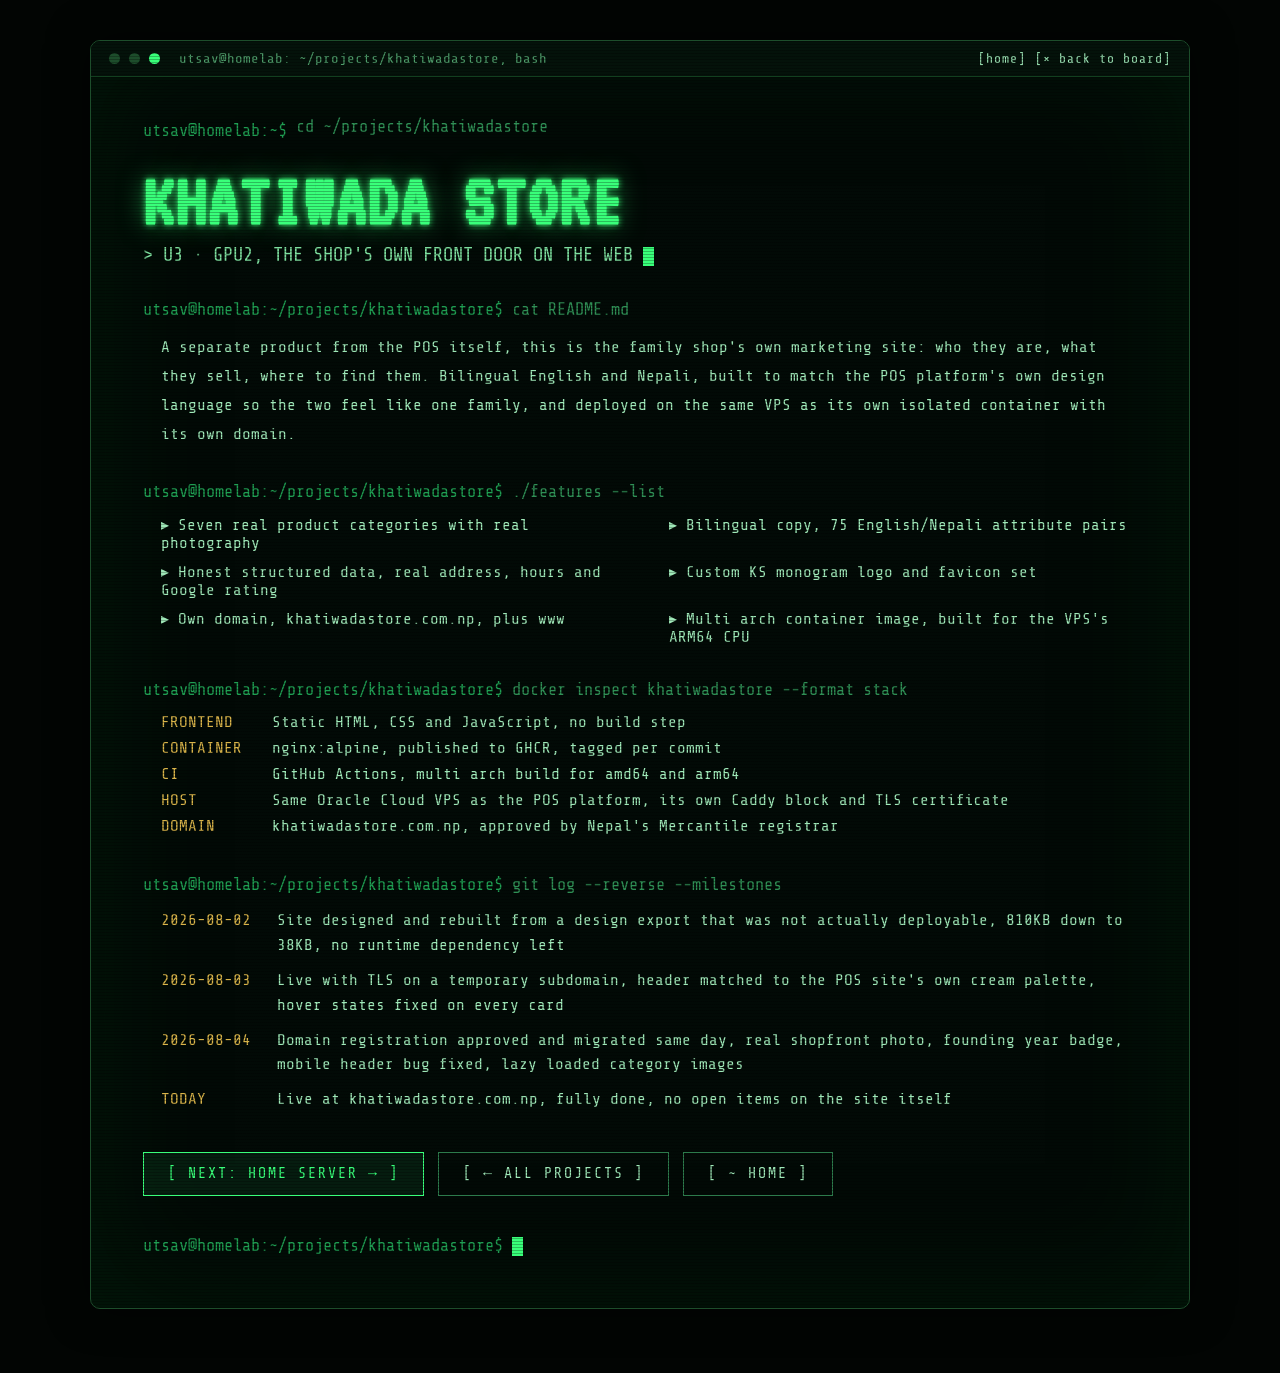
<file: khatiwada-store.html>
<!DOCTYPE html>
<html lang="en">
<head>
    <meta charset="UTF-8">
    <meta name="viewport" content="width=device-width, initial-scale=1.0">
    <meta name="description" content="Khatiwada Store website, a bilingual marketing site for the family shop in Kathmandu">
    <title>Khatiwada Store Website | Utsav Khatiwada</title>
    <link rel="icon" type="image/png" href="favicon.png">
    <link rel="preconnect" href="https://fonts.googleapis.com">
    <link href="https://fonts.googleapis.com/css2?family=VT323&family=Share+Tech+Mono&family=JetBrains+Mono:wght@400;700;800&display=swap" rel="stylesheet">
    <link rel="stylesheet" href="style.css">
</head>
<body class="pos-page">
    <div class="pos-wrap">
        <div class="pos-term">

            <div class="term-bar">
                <span class="term-dot"></span>
                <span class="term-dot"></span>
                <span class="term-dot lit"></span>
                <span class="term-title">utsav@homelab: ~/projects/khatiwadastore, bash</span>
                <div class="spacer"></div>
                <a href="index.html">[home]</a>
                <a href="projects.html">[× back to board]</a>
            </div>

            <div class="pos-body">
                <div class="pos-cmd">
                    <span class="user">utsav@homelab:~$</span>
                    <span class="typing">cd ~/projects/khatiwadastore</span>
                </div>

                <h1 class="pos-title">KHATIWADA STORE</h1>
                <p class="pos-sub">&gt; U3 · GPU2, THE SHOP'S OWN FRONT DOOR ON THE WEB<span class="cursor"></span></p>

                <div class="pos-cmd gap-b"><span class="user">utsav@homelab:~/projects/khatiwadastore$</span> cat README.md</div>
                <p class="pos-text">
                    A separate product from the POS itself, this is the family shop's own marketing site: who they are,
                    what they sell, where to find them. Bilingual English and Nepali, built to match the POS platform's
                    own design language so the two feel like one family, and deployed on the same VPS as its own
                    isolated container with its own domain.
                </p>

                <div class="pos-cmd gap-b"><span class="user">utsav@homelab:~/projects/khatiwadastore$</span> ./features --list</div>
                <div class="pos-features">
                    <span>▸ Seven real product categories with real photography</span>
                    <span>▸ Bilingual copy, 75 English/Nepali attribute pairs</span>
                    <span>▸ Honest structured data, real address, hours and Google rating</span>
                    <span>▸ Custom KS monogram logo and favicon set</span>
                    <span>▸ Own domain, khatiwadastore.com.np, plus www</span>
                    <span>▸ Multi arch container image, built for the VPS's ARM64 CPU</span>
                </div>

                <div class="pos-cmd gap-b"><span class="user">utsav@homelab:~/projects/khatiwadastore$</span> docker inspect khatiwadastore --format stack</div>
                <div class="pos-stack">
                    <span class="key">FRONTEND</span><span class="val">Static HTML, CSS and JavaScript, no build step</span>
                    <span class="key">CONTAINER</span><span class="val">nginx:alpine, published to GHCR, tagged per commit</span>
                    <span class="key">CI</span><span class="val">GitHub Actions, multi arch build for amd64 and arm64</span>
                    <span class="key">HOST</span><span class="val">Same Oracle Cloud VPS as the POS platform, its own Caddy block and TLS certificate</span>
                    <span class="key">DOMAIN</span><span class="val">khatiwadastore.com.np, approved by Nepal's Mercantile registrar</span>
                </div>

                <div class="pos-cmd gap-b"><span class="user">utsav@homelab:~/projects/khatiwadastore$</span> git log --reverse --milestones</div>
                <div class="pos-log">
                    <span class="d">2026-08-02</span><span class="t">Site designed and rebuilt from a design export that was not actually deployable, 810KB down to 38KB, no runtime dependency left</span>
                    <span class="d">2026-08-03</span><span class="t">Live with TLS on a temporary subdomain, header matched to the POS site's own cream palette, hover states fixed on every card</span>
                    <span class="d">2026-08-04</span><span class="t">Domain registration approved and migrated same day, real shopfront photo, founding year badge, mobile header bug fixed, lazy loaded category images</span>
                    <span class="d">TODAY</span><span class="t">Live at khatiwadastore.com.np, fully done, no open items on the site itself</span>
                </div>

                <div class="pos-buttons">
                    <a href="home-server.html" class="btn primary">[ NEXT: HOME SERVER → ]</a>
                    <a href="projects.html" class="btn ghost">[ ← ALL PROJECTS ]</a>
                    <a href="index.html" class="btn ghost">[ ~ HOME ]</a>
                </div>

                <div class="pos-cmd pos-end"><span class="user">utsav@homelab:~/projects/khatiwadastore$</span> <span class="cursor"></span></div>
            </div>

            <div class="pos-scanlines"></div>
        </div>
    </div>
</body>
</html>
</file>
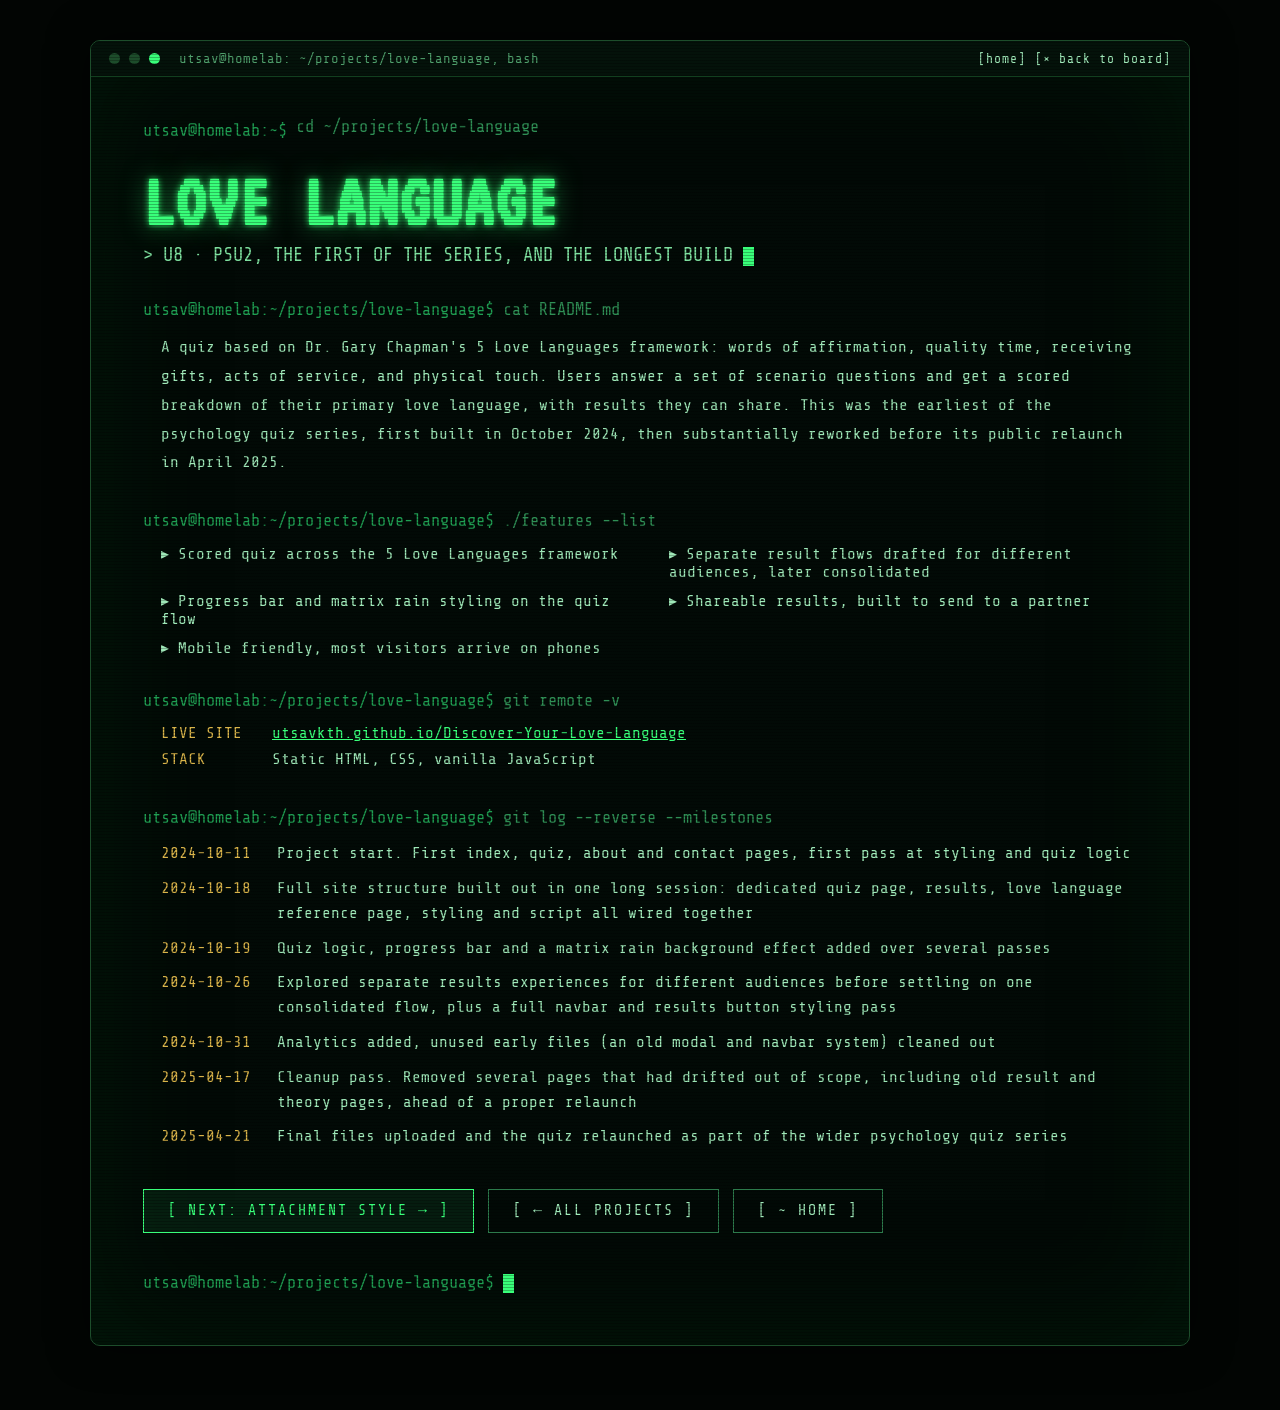
<file: love-language.html>
<!DOCTYPE html>
<html lang="en">
<head>
    <meta charset="UTF-8">
    <meta name="viewport" content="width=device-width, initial-scale=1.0">
    <meta name="description" content="Discover Your Love Language, a quiz based on Dr. Gary Chapman's 5 Love Languages">
    <title>Love Language Quiz | Utsav Khatiwada</title>
    <link rel="icon" type="image/png" href="favicon.png">
    <link rel="preconnect" href="https://fonts.googleapis.com">
    <link href="https://fonts.googleapis.com/css2?family=VT323&family=Share+Tech+Mono&family=JetBrains+Mono:wght@400;700;800&display=swap" rel="stylesheet">
    <link rel="stylesheet" href="style.css">
</head>
<body class="pos-page">
    <div class="pos-wrap">
        <div class="pos-term">

            <div class="term-bar">
                <span class="term-dot"></span>
                <span class="term-dot"></span>
                <span class="term-dot lit"></span>
                <span class="term-title">utsav@homelab: ~/projects/love-language, bash</span>
                <div class="spacer"></div>
                <a href="index.html">[home]</a>
                <a href="projects.html">[× back to board]</a>
            </div>

            <div class="pos-body">
                <div class="pos-cmd">
                    <span class="user">utsav@homelab:~$</span>
                    <span class="typing">cd ~/projects/love-language</span>
                </div>

                <h1 class="pos-title">LOVE LANGUAGE</h1>
                <p class="pos-sub">&gt; U8 · PSU2, THE FIRST OF THE SERIES, AND THE LONGEST BUILD<span class="cursor"></span></p>

                <div class="pos-cmd gap-b"><span class="user">utsav@homelab:~/projects/love-language$</span> cat README.md</div>
                <p class="pos-text">
                    A quiz based on Dr. Gary Chapman's 5 Love Languages framework: words of affirmation, quality
                    time, receiving gifts, acts of service, and physical touch. Users answer a set of scenario
                    questions and get a scored breakdown of their primary love language, with results they can
                    share. This was the earliest of the psychology quiz series, first built in October 2024, then
                    substantially reworked before its public relaunch in April 2025.
                </p>

                <div class="pos-cmd gap-b"><span class="user">utsav@homelab:~/projects/love-language$</span> ./features --list</div>
                <div class="pos-features">
                    <span>▸ Scored quiz across the 5 Love Languages framework</span>
                    <span>▸ Separate result flows drafted for different audiences, later consolidated</span>
                    <span>▸ Progress bar and matrix rain styling on the quiz flow</span>
                    <span>▸ Shareable results, built to send to a partner</span>
                    <span>▸ Mobile friendly, most visitors arrive on phones</span>
                </div>

                <div class="pos-cmd gap-b"><span class="user">utsav@homelab:~/projects/love-language$</span> git remote -v</div>
                <div class="pos-stack">
                    <span class="key">LIVE SITE</span><span class="val"><a href="https://utsavkth.github.io/Discover-Your-Love-Language/" target="_blank">utsavkth.github.io/Discover-Your-Love-Language</a></span>
                    <span class="key">STACK</span><span class="val">Static HTML, CSS, vanilla JavaScript</span>
                </div>

                <div class="pos-cmd gap-b"><span class="user">utsav@homelab:~/projects/love-language$</span> git log --reverse --milestones</div>
                <div class="pos-log">
                    <span class="d">2024-10-11</span><span class="t">Project start. First index, quiz, about and contact pages, first pass at styling and quiz logic</span>
                    <span class="d">2024-10-18</span><span class="t">Full site structure built out in one long session: dedicated quiz page, results, love language reference page, styling and script all wired together</span>
                    <span class="d">2024-10-19</span><span class="t">Quiz logic, progress bar and a matrix rain background effect added over several passes</span>
                    <span class="d">2024-10-26</span><span class="t">Explored separate results experiences for different audiences before settling on one consolidated flow, plus a full navbar and results button styling pass</span>
                    <span class="d">2024-10-31</span><span class="t">Analytics added, unused early files (an old modal and navbar system) cleaned out</span>
                    <span class="d">2025-04-17</span><span class="t">Cleanup pass. Removed several pages that had drifted out of scope, including old result and theory pages, ahead of a proper relaunch</span>
                    <span class="d">2025-04-21</span><span class="t">Final files uploaded and the quiz relaunched as part of the wider psychology quiz series</span>
                </div>

                <div class="pos-buttons">
                    <a href="attachment-style.html" class="btn primary">[ NEXT: ATTACHMENT STYLE → ]</a>
                    <a href="projects.html" class="btn ghost">[ ← ALL PROJECTS ]</a>
                    <a href="index.html" class="btn ghost">[ ~ HOME ]</a>
                </div>

                <div class="pos-cmd pos-end"><span class="user">utsav@homelab:~/projects/love-language$</span> <span class="cursor"></span></div>
            </div>

            <div class="pos-scanlines"></div>
        </div>
    </div>
</body>
</html>
</file>
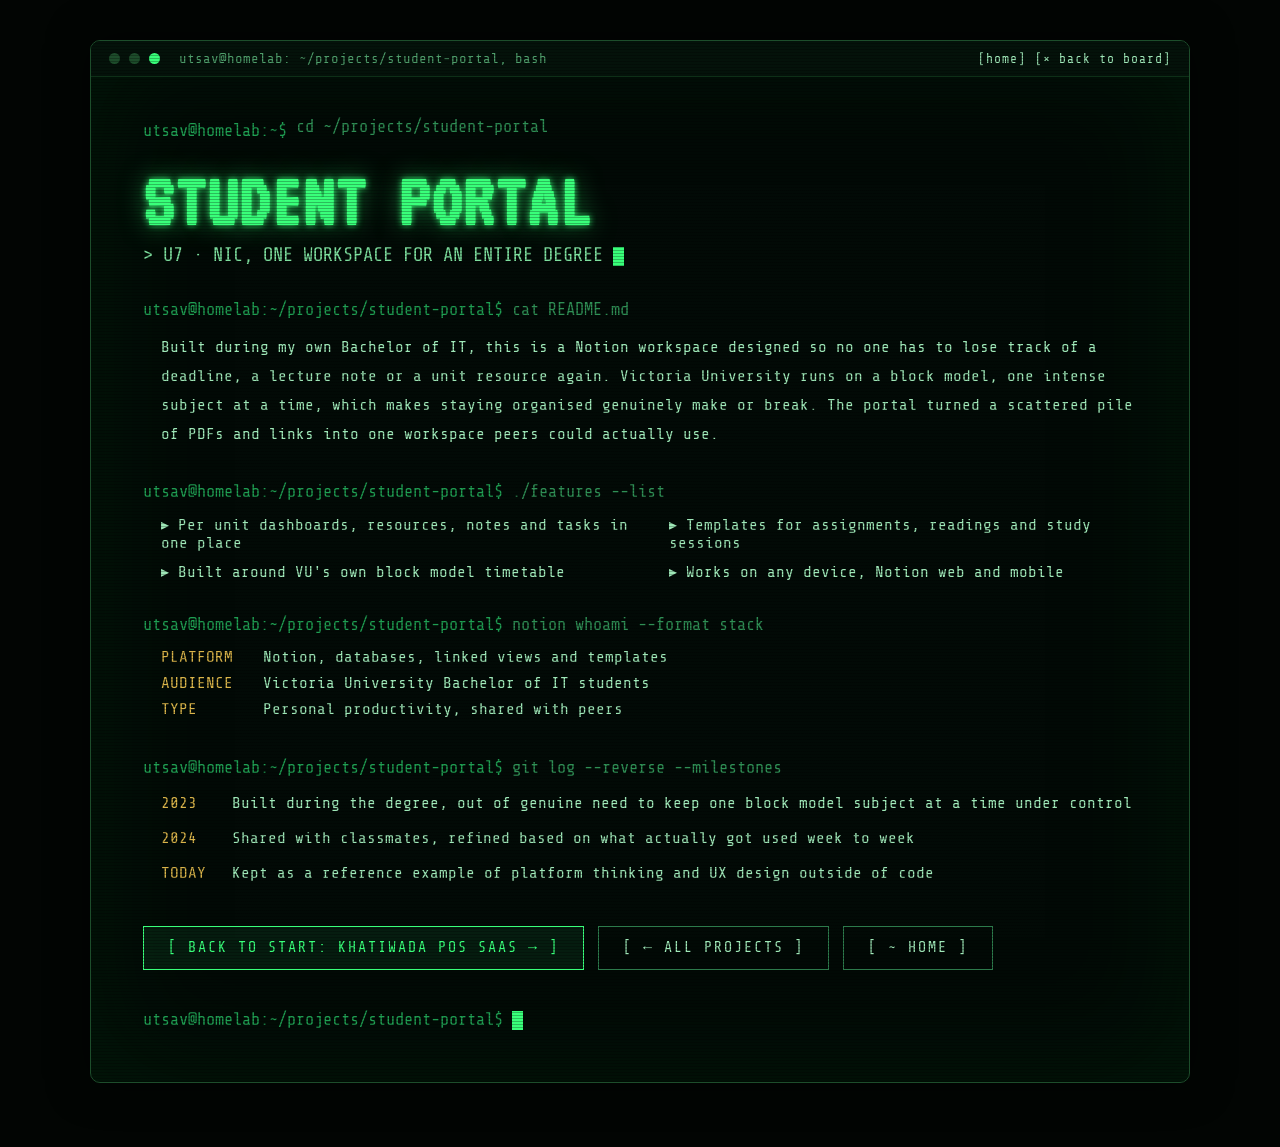
<file: student-portal.html>
<!DOCTYPE html>
<html lang="en">
<head>
    <meta charset="UTF-8">
    <meta name="viewport" content="width=device-width, initial-scale=1.0">
    <meta name="description" content="Student Resource Portal, a Notion based productivity hub for Victoria University students">
    <title>Student Resource Portal | Utsav Khatiwada</title>
    <link rel="icon" type="image/png" href="favicon.png">
    <link rel="preconnect" href="https://fonts.googleapis.com">
    <link href="https://fonts.googleapis.com/css2?family=VT323&family=Share+Tech+Mono&family=JetBrains+Mono:wght@400;700;800&display=swap" rel="stylesheet">
    <link rel="stylesheet" href="style.css">
</head>
<body class="pos-page">
    <div class="pos-wrap">
        <div class="pos-term">

            <div class="term-bar">
                <span class="term-dot"></span>
                <span class="term-dot"></span>
                <span class="term-dot lit"></span>
                <span class="term-title">utsav@homelab: ~/projects/student-portal, bash</span>
                <div class="spacer"></div>
                <a href="index.html">[home]</a>
                <a href="projects.html">[× back to board]</a>
            </div>

            <div class="pos-body">
                <div class="pos-cmd">
                    <span class="user">utsav@homelab:~$</span>
                    <span class="typing">cd ~/projects/student-portal</span>
                </div>

                <h1 class="pos-title">STUDENT PORTAL</h1>
                <p class="pos-sub">&gt; U7 · NIC, ONE WORKSPACE FOR AN ENTIRE DEGREE<span class="cursor"></span></p>

                <div class="pos-cmd gap-b"><span class="user">utsav@homelab:~/projects/student-portal$</span> cat README.md</div>
                <p class="pos-text">
                    Built during my own Bachelor of IT, this is a Notion workspace designed so no one has to lose
                    track of a deadline, a lecture note or a unit resource again. Victoria University runs on a block
                    model, one intense subject at a time, which makes staying organised genuinely make or break. The
                    portal turned a scattered pile of PDFs and links into one workspace peers could actually use.
                </p>

                <div class="pos-cmd gap-b"><span class="user">utsav@homelab:~/projects/student-portal$</span> ./features --list</div>
                <div class="pos-features">
                    <span>▸ Per unit dashboards, resources, notes and tasks in one place</span>
                    <span>▸ Templates for assignments, readings and study sessions</span>
                    <span>▸ Built around VU's own block model timetable</span>
                    <span>▸ Works on any device, Notion web and mobile</span>
                </div>

                <div class="pos-cmd gap-b"><span class="user">utsav@homelab:~/projects/student-portal$</span> notion whoami --format stack</div>
                <div class="pos-stack">
                    <span class="key">PLATFORM</span><span class="val">Notion, databases, linked views and templates</span>
                    <span class="key">AUDIENCE</span><span class="val">Victoria University Bachelor of IT students</span>
                    <span class="key">TYPE</span><span class="val">Personal productivity, shared with peers</span>
                </div>

                <div class="pos-cmd gap-b"><span class="user">utsav@homelab:~/projects/student-portal$</span> git log --reverse --milestones</div>
                <div class="pos-log">
                    <span class="d">2023</span><span class="t">Built during the degree, out of genuine need to keep one block model subject at a time under control</span>
                    <span class="d">2024</span><span class="t">Shared with classmates, refined based on what actually got used week to week</span>
                    <span class="d">TODAY</span><span class="t">Kept as a reference example of platform thinking and UX design outside of code</span>
                </div>

                <div class="pos-buttons">
                    <a href="khatiwada-pos.html" class="btn primary">[ BACK TO START: KHATIWADA POS SAAS → ]</a>
                    <a href="projects.html" class="btn ghost">[ ← ALL PROJECTS ]</a>
                    <a href="index.html" class="btn ghost">[ ~ HOME ]</a>
                </div>

                <div class="pos-cmd pos-end"><span class="user">utsav@homelab:~/projects/student-portal$</span> <span class="cursor"></span></div>
            </div>

            <div class="pos-scanlines"></div>
        </div>
    </div>
</body>
</html>
</file>
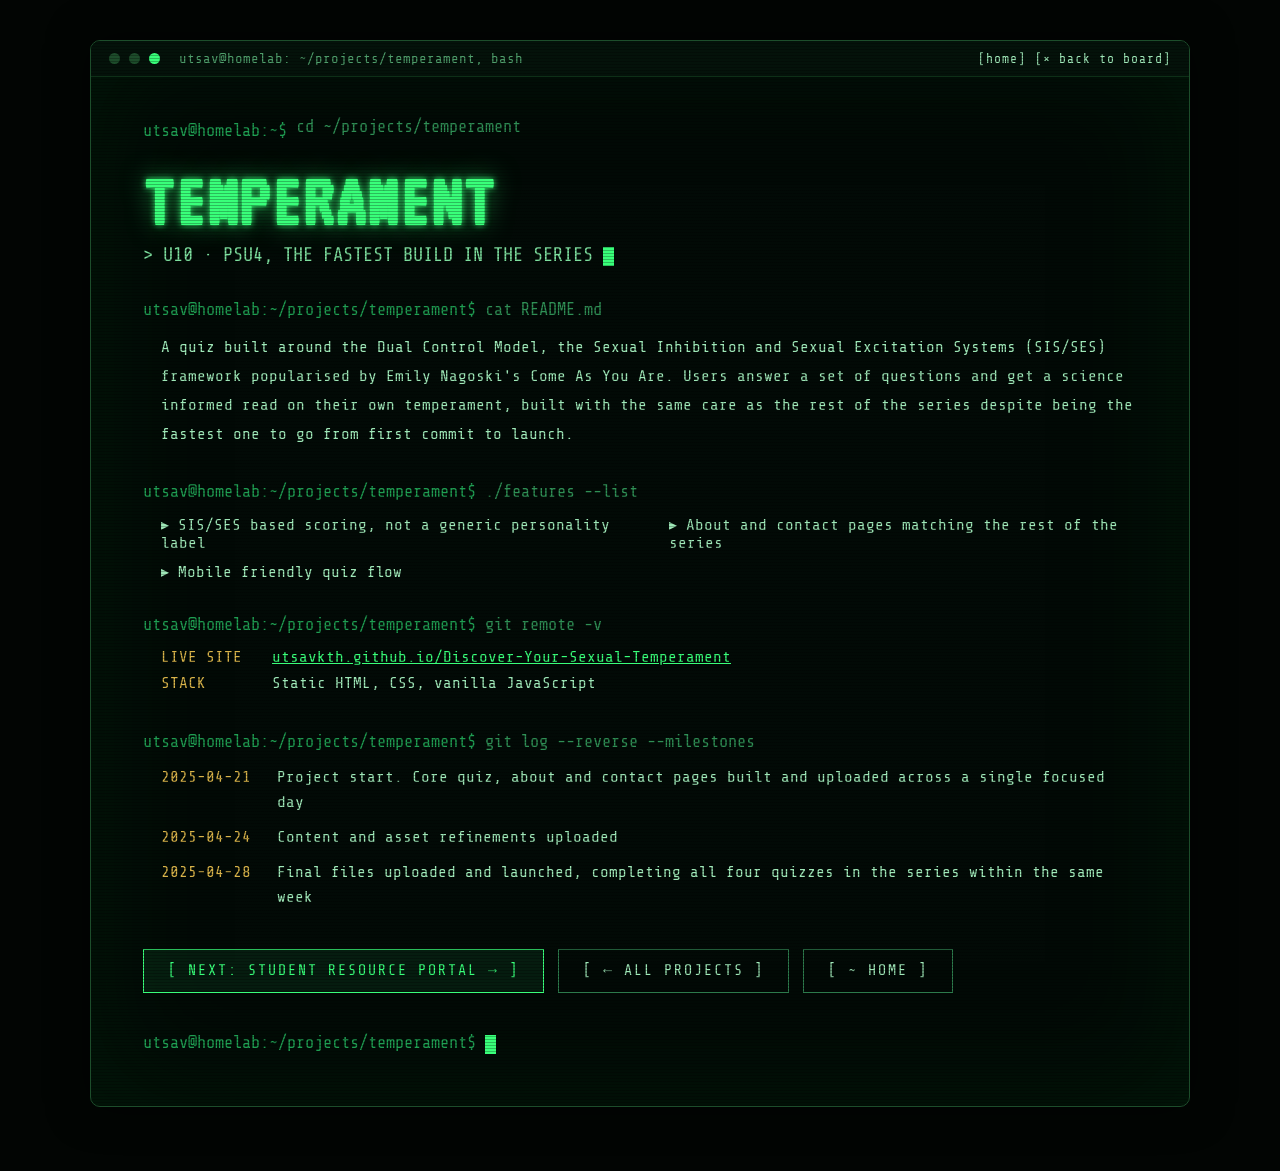
<file: temperament.html>
<!DOCTYPE html>
<html lang="en">
<head>
    <meta charset="UTF-8">
    <meta name="viewport" content="width=device-width, initial-scale=1.0">
    <meta name="description" content="Discover Your Sexual Temperament, an SIS/SES based quiz inspired by Come As You Are">
    <title>Temperament Quiz | Utsav Khatiwada</title>
    <link rel="icon" type="image/png" href="favicon.png">
    <link rel="preconnect" href="https://fonts.googleapis.com">
    <link href="https://fonts.googleapis.com/css2?family=VT323&family=Share+Tech+Mono&family=JetBrains+Mono:wght@400;700;800&display=swap" rel="stylesheet">
    <link rel="stylesheet" href="style.css">
</head>
<body class="pos-page">
    <div class="pos-wrap">
        <div class="pos-term">

            <div class="term-bar">
                <span class="term-dot"></span>
                <span class="term-dot"></span>
                <span class="term-dot lit"></span>
                <span class="term-title">utsav@homelab: ~/projects/temperament, bash</span>
                <div class="spacer"></div>
                <a href="index.html">[home]</a>
                <a href="projects.html">[× back to board]</a>
            </div>

            <div class="pos-body">
                <div class="pos-cmd">
                    <span class="user">utsav@homelab:~$</span>
                    <span class="typing">cd ~/projects/temperament</span>
                </div>

                <h1 class="pos-title">TEMPERAMENT</h1>
                <p class="pos-sub">&gt; U10 · PSU4, THE FASTEST BUILD IN THE SERIES<span class="cursor"></span></p>

                <div class="pos-cmd gap-b"><span class="user">utsav@homelab:~/projects/temperament$</span> cat README.md</div>
                <p class="pos-text">
                    A quiz built around the Dual Control Model, the Sexual Inhibition and Sexual Excitation Systems
                    (SIS/SES) framework popularised by Emily Nagoski's Come As You Are. Users answer a set of
                    questions and get a science informed read on their own temperament, built with the same care as
                    the rest of the series despite being the fastest one to go from first commit to launch.
                </p>

                <div class="pos-cmd gap-b"><span class="user">utsav@homelab:~/projects/temperament$</span> ./features --list</div>
                <div class="pos-features">
                    <span>▸ SIS/SES based scoring, not a generic personality label</span>
                    <span>▸ About and contact pages matching the rest of the series</span>
                    <span>▸ Mobile friendly quiz flow</span>
                </div>

                <div class="pos-cmd gap-b"><span class="user">utsav@homelab:~/projects/temperament$</span> git remote -v</div>
                <div class="pos-stack">
                    <span class="key">LIVE SITE</span><span class="val"><a href="https://utsavkth.github.io/Discover-Your-Sexual-Temperament/" target="_blank">utsavkth.github.io/Discover-Your-Sexual-Temperament</a></span>
                    <span class="key">STACK</span><span class="val">Static HTML, CSS, vanilla JavaScript</span>
                </div>

                <div class="pos-cmd gap-b"><span class="user">utsav@homelab:~/projects/temperament$</span> git log --reverse --milestones</div>
                <div class="pos-log">
                    <span class="d">2025-04-21</span><span class="t">Project start. Core quiz, about and contact pages built and uploaded across a single focused day</span>
                    <span class="d">2025-04-24</span><span class="t">Content and asset refinements uploaded</span>
                    <span class="d">2025-04-28</span><span class="t">Final files uploaded and launched, completing all four quizzes in the series within the same week</span>
                </div>

                <div class="pos-buttons">
                    <a href="student-portal.html" class="btn primary">[ NEXT: STUDENT RESOURCE PORTAL → ]</a>
                    <a href="projects.html" class="btn ghost">[ ← ALL PROJECTS ]</a>
                    <a href="index.html" class="btn ghost">[ ~ HOME ]</a>
                </div>

                <div class="pos-cmd pos-end"><span class="user">utsav@homelab:~/projects/temperament$</span> <span class="cursor"></span></div>
            </div>

            <div class="pos-scanlines"></div>
        </div>
    </div>
</body>
</html>
</file>
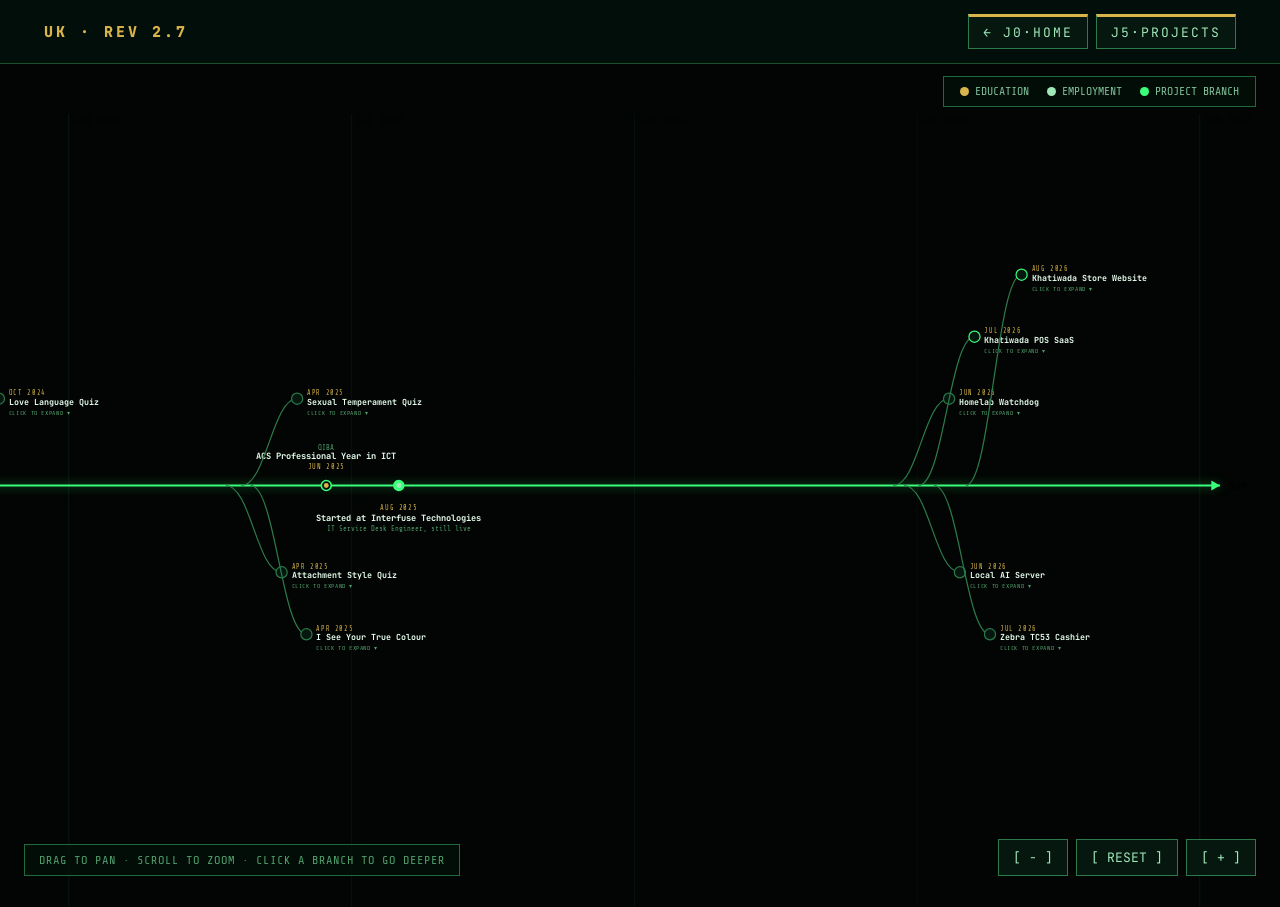
<file: timeline.html>
<!DOCTYPE html>
<html lang="en">
<head>
    <meta charset="UTF-8">
    <meta name="viewport" content="width=device-width, initial-scale=1.0">
    <meta name="description" content="An interactive branching timeline of Utsav Khatiwada's career and projects">
    <title>Timeline | Utsav Khatiwada</title>
    <link rel="icon" type="image/png" href="favicon.png">
    <link rel="preconnect" href="https://fonts.googleapis.com">
    <link href="https://fonts.googleapis.com/css2?family=Share+Tech+Mono&family=JetBrains+Mono:wght@400;500;700;800&display=swap" rel="stylesheet">
    <link rel="stylesheet" href="style.css">
</head>
<body class="timeline-page">
    <nav class="timeline-nav">
        <a href="index.html" class="nav-brand">UK · REV 2.7</a>
        <div class="nav-spacer"></div>
        <div class="nav-links">
            <a href="index.html" class="nav-link">← J0·HOME</a>
            <a href="projects.html" class="nav-link">J5·PROJECTS</a>
        </div>
    </nav>

    <div class="timeline-stage" id="timeline-stage"></div>

    <div class="timeline-legend">
        <span><span class="legend-dot edu"></span>EDUCATION</span>
        <span><span class="legend-dot job"></span>EMPLOYMENT</span>
        <span><span class="legend-dot project"></span>PROJECT BRANCH</span>
    </div>

    <div class="timeline-hud">
        <div class="timeline-hud-hint">DRAG TO PAN · SCROLL TO ZOOM · CLICK A BRANCH TO GO DEEPER</div>
    </div>

    <div class="timeline-controls">
        <button class="tl-btn" id="tl-zoom-out">[ − ]</button>
        <button class="tl-btn" id="tl-reset">[ RESET ]</button>
        <button class="tl-btn" id="tl-zoom-in">[ + ]</button>
    </div>

    <script src="timeline.js"></script>
</body>
</html>
</file>
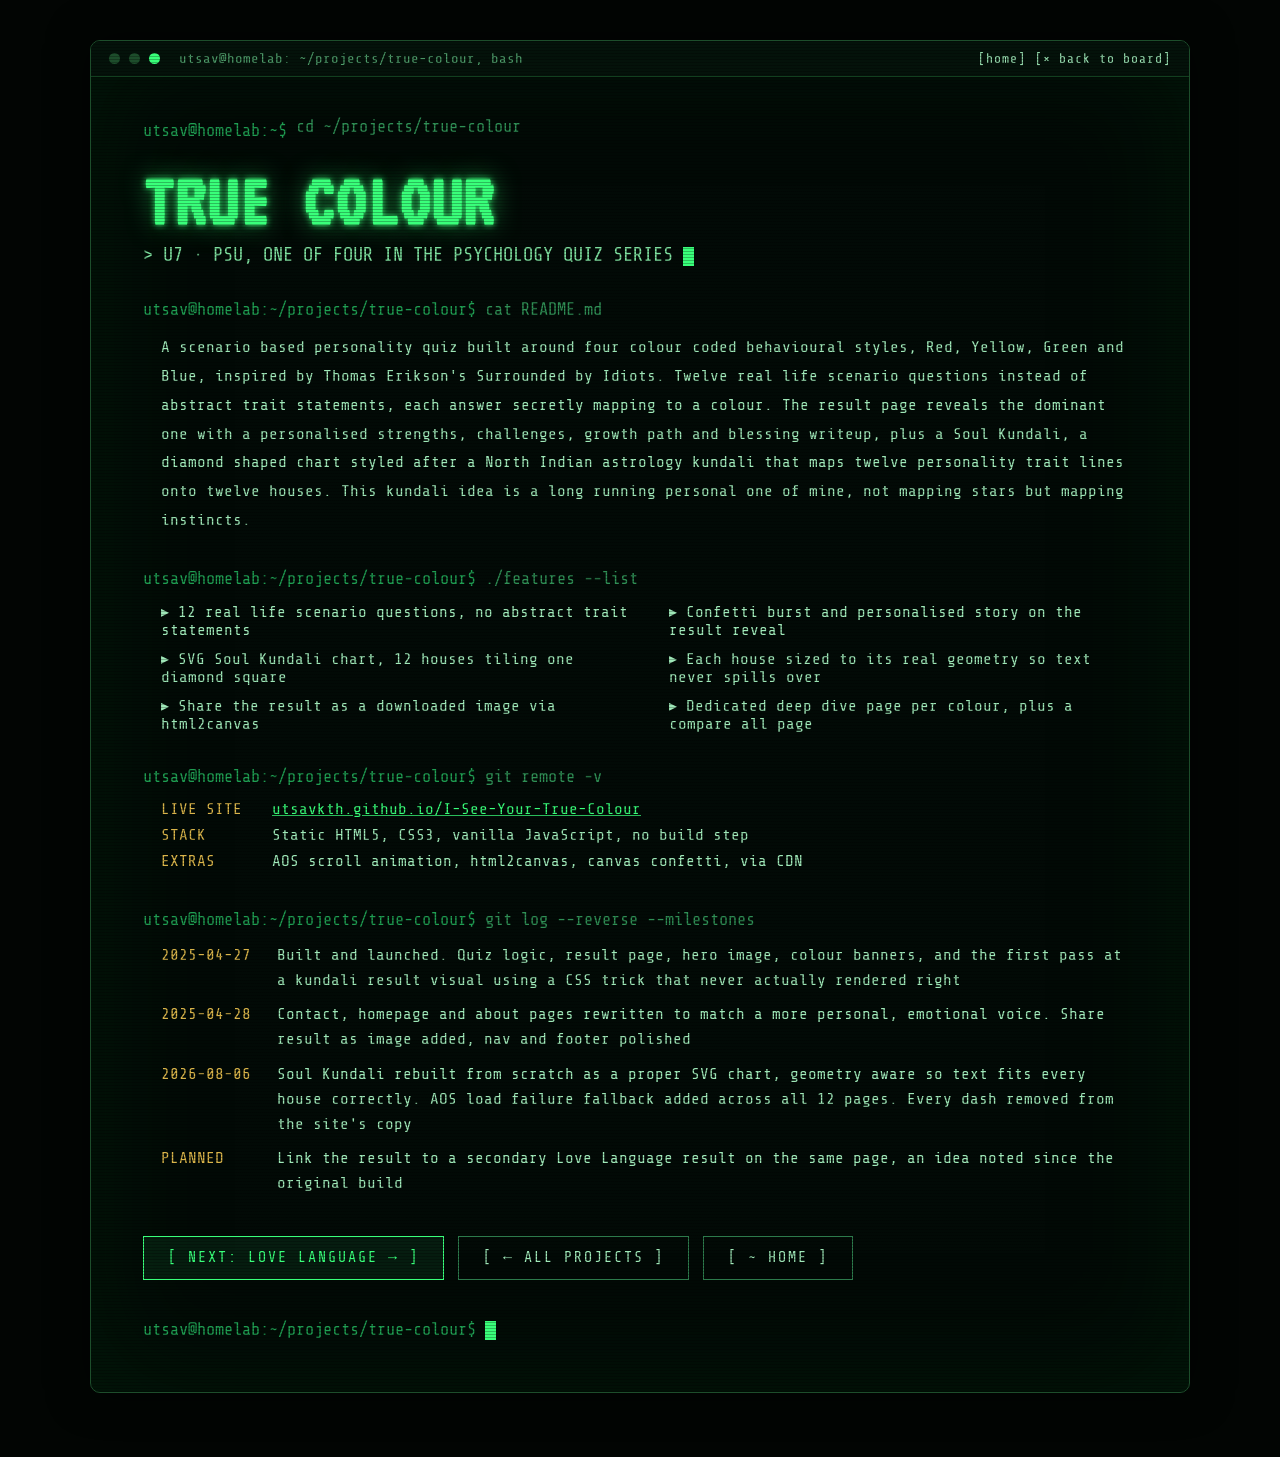
<file: true-colour.html>
<!DOCTYPE html>
<html lang="en">
<head>
    <meta charset="UTF-8">
    <meta name="viewport" content="width=device-width, initial-scale=1.0">
    <meta name="description" content="I See Your True Colour, a behavioural colour quiz with a kundali styled result chart">
    <title>I See Your True Colour | Utsav Khatiwada</title>
    <link rel="icon" type="image/png" href="favicon.png">
    <link rel="preconnect" href="https://fonts.googleapis.com">
    <link href="https://fonts.googleapis.com/css2?family=VT323&family=Share+Tech+Mono&family=JetBrains+Mono:wght@400;700;800&display=swap" rel="stylesheet">
    <link rel="stylesheet" href="style.css">
</head>
<body class="pos-page">
    <div class="pos-wrap">
        <div class="pos-term">

            <div class="term-bar">
                <span class="term-dot"></span>
                <span class="term-dot"></span>
                <span class="term-dot lit"></span>
                <span class="term-title">utsav@homelab: ~/projects/true-colour, bash</span>
                <div class="spacer"></div>
                <a href="index.html">[home]</a>
                <a href="projects.html">[× back to board]</a>
            </div>

            <div class="pos-body">
                <div class="pos-cmd">
                    <span class="user">utsav@homelab:~$</span>
                    <span class="typing">cd ~/projects/true-colour</span>
                </div>

                <h1 class="pos-title">TRUE COLOUR</h1>
                <p class="pos-sub">&gt; U7 · PSU, ONE OF FOUR IN THE PSYCHOLOGY QUIZ SERIES<span class="cursor"></span></p>

                <div class="pos-cmd gap-b"><span class="user">utsav@homelab:~/projects/true-colour$</span> cat README.md</div>
                <p class="pos-text">
                    A scenario based personality quiz built around four colour coded behavioural styles, Red, Yellow,
                    Green and Blue, inspired by Thomas Erikson's Surrounded by Idiots. Twelve real life scenario
                    questions instead of abstract trait statements, each answer secretly mapping to a colour. The
                    result page reveals the dominant one with a personalised strengths, challenges, growth path and
                    blessing writeup, plus a Soul Kundali, a diamond shaped chart styled after a North Indian
                    astrology kundali that maps twelve personality trait lines onto twelve houses. This kundali idea
                    is a long running personal one of mine, not mapping stars but mapping instincts.
                </p>

                <div class="pos-cmd gap-b"><span class="user">utsav@homelab:~/projects/true-colour$</span> ./features --list</div>
                <div class="pos-features">
                    <span>▸ 12 real life scenario questions, no abstract trait statements</span>
                    <span>▸ Confetti burst and personalised story on the result reveal</span>
                    <span>▸ SVG Soul Kundali chart, 12 houses tiling one diamond square</span>
                    <span>▸ Each house sized to its real geometry so text never spills over</span>
                    <span>▸ Share the result as a downloaded image via html2canvas</span>
                    <span>▸ Dedicated deep dive page per colour, plus a compare all page</span>
                </div>

                <div class="pos-cmd gap-b"><span class="user">utsav@homelab:~/projects/true-colour$</span> git remote -v</div>
                <div class="pos-stack">
                    <span class="key">LIVE SITE</span><span class="val"><a href="https://utsavkth.github.io/I-See-Your-True-Colour/index.html" target="_blank">utsavkth.github.io/I-See-Your-True-Colour</a></span>
                    <span class="key">STACK</span><span class="val">Static HTML5, CSS3, vanilla JavaScript, no build step</span>
                    <span class="key">EXTRAS</span><span class="val">AOS scroll animation, html2canvas, canvas confetti, via CDN</span>
                </div>

                <div class="pos-cmd gap-b"><span class="user">utsav@homelab:~/projects/true-colour$</span> git log --reverse --milestones</div>
                <div class="pos-log">
                    <span class="d">2025-04-27</span><span class="t">Built and launched. Quiz logic, result page, hero image, colour banners, and the first pass at a kundali result visual using a CSS trick that never actually rendered right</span>
                    <span class="d">2025-04-28</span><span class="t">Contact, homepage and about pages rewritten to match a more personal, emotional voice. Share result as image added, nav and footer polished</span>
                    <span class="d">2026-08-06</span><span class="t">Soul Kundali rebuilt from scratch as a proper SVG chart, geometry aware so text fits every house correctly. AOS load failure fallback added across all 12 pages. Every dash removed from the site's copy</span>
                    <span class="d">PLANNED</span><span class="t">Link the result to a secondary Love Language result on the same page, an idea noted since the original build</span>
                </div>

                <div class="pos-buttons">
                    <a href="love-language.html" class="btn primary">[ NEXT: LOVE LANGUAGE → ]</a>
                    <a href="projects.html" class="btn ghost">[ ← ALL PROJECTS ]</a>
                    <a href="index.html" class="btn ghost">[ ~ HOME ]</a>
                </div>

                <div class="pos-cmd pos-end"><span class="user">utsav@homelab:~/projects/true-colour$</span> <span class="cursor"></span></div>
            </div>

            <div class="pos-scanlines"></div>
        </div>
    </div>
</body>
</html>
</file>
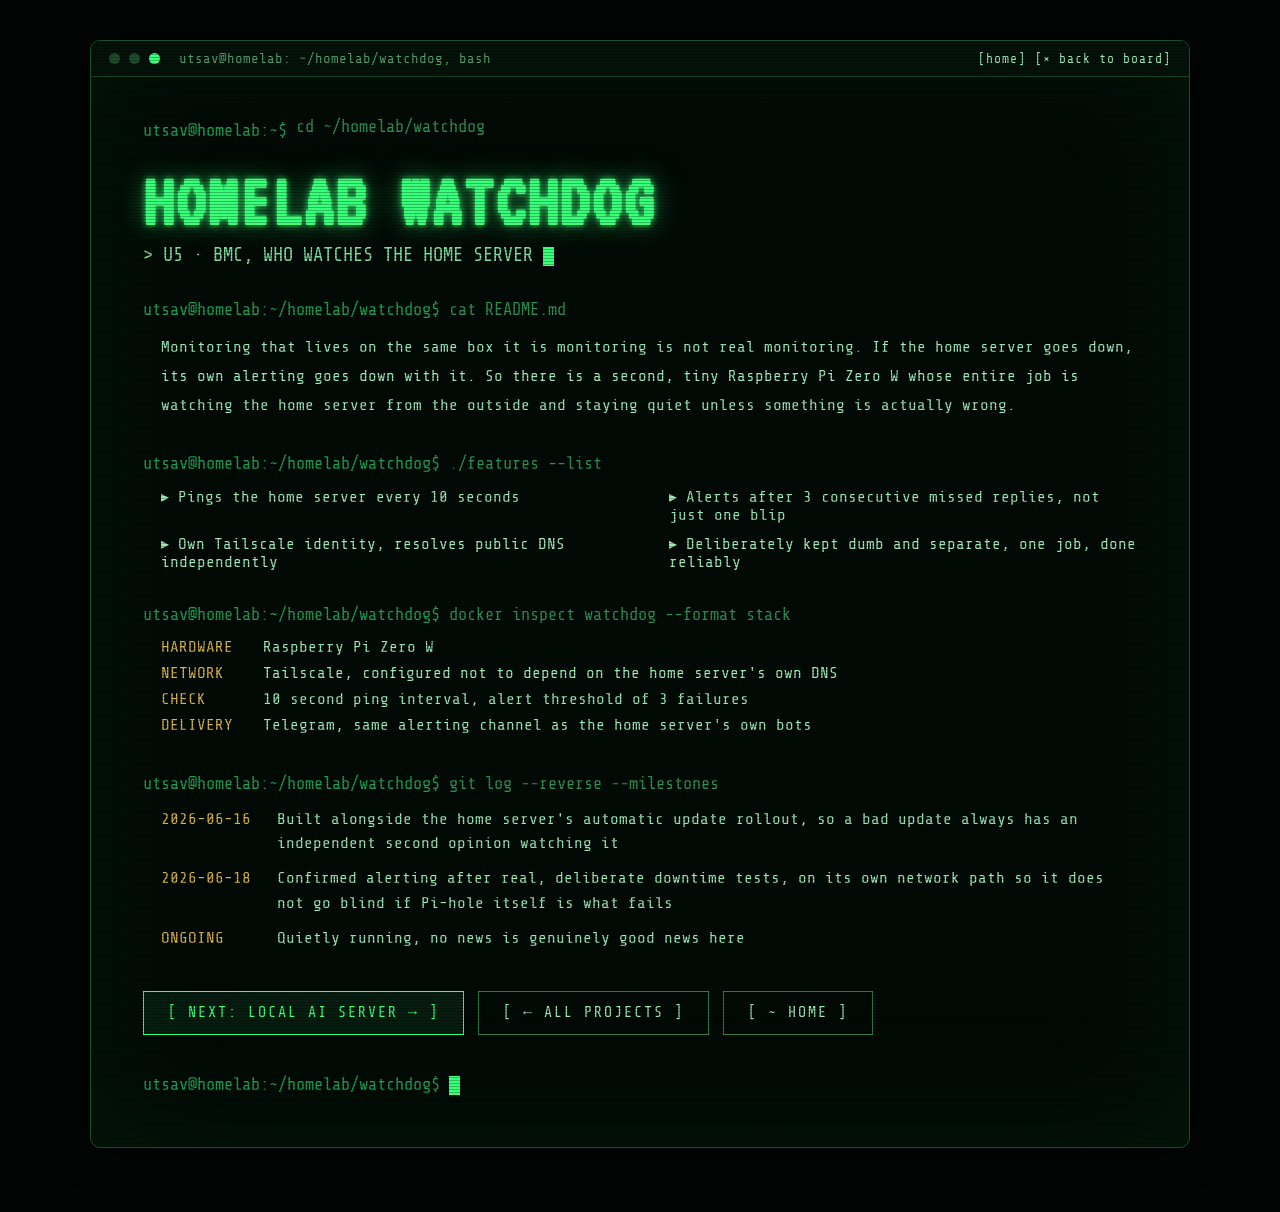
<file: watchdog.html>
<!DOCTYPE html>
<html lang="en">
<head>
    <meta charset="UTF-8">
    <meta name="viewport" content="width=device-width, initial-scale=1.0">
    <meta name="description" content="Homelab watchdog, an independent Raspberry Pi Zero W uptime monitor">
    <title>Homelab Watchdog | Utsav Khatiwada</title>
    <link rel="icon" type="image/png" href="favicon.png">
    <link rel="preconnect" href="https://fonts.googleapis.com">
    <link href="https://fonts.googleapis.com/css2?family=VT323&family=Share+Tech+Mono&family=JetBrains+Mono:wght@400;700;800&display=swap" rel="stylesheet">
    <link rel="stylesheet" href="style.css">
</head>
<body class="pos-page">
    <div class="pos-wrap">
        <div class="pos-term">

            <div class="term-bar">
                <span class="term-dot"></span>
                <span class="term-dot"></span>
                <span class="term-dot lit"></span>
                <span class="term-title">utsav@homelab: ~/homelab/watchdog, bash</span>
                <div class="spacer"></div>
                <a href="index.html">[home]</a>
                <a href="projects.html">[× back to board]</a>
            </div>

            <div class="pos-body">
                <div class="pos-cmd">
                    <span class="user">utsav@homelab:~$</span>
                    <span class="typing">cd ~/homelab/watchdog</span>
                </div>

                <h1 class="pos-title">HOMELAB WATCHDOG</h1>
                <p class="pos-sub">&gt; U5 · BMC, WHO WATCHES THE HOME SERVER<span class="cursor"></span></p>

                <div class="pos-cmd gap-b"><span class="user">utsav@homelab:~/homelab/watchdog$</span> cat README.md</div>
                <p class="pos-text">
                    Monitoring that lives on the same box it is monitoring is not real monitoring. If the home server
                    goes down, its own alerting goes down with it. So there is a second, tiny Raspberry Pi Zero W
                    whose entire job is watching the home server from the outside and staying quiet unless something
                    is actually wrong.
                </p>

                <div class="pos-cmd gap-b"><span class="user">utsav@homelab:~/homelab/watchdog$</span> ./features --list</div>
                <div class="pos-features">
                    <span>▸ Pings the home server every 10 seconds</span>
                    <span>▸ Alerts after 3 consecutive missed replies, not just one blip</span>
                    <span>▸ Own Tailscale identity, resolves public DNS independently</span>
                    <span>▸ Deliberately kept dumb and separate, one job, done reliably</span>
                </div>

                <div class="pos-cmd gap-b"><span class="user">utsav@homelab:~/homelab/watchdog$</span> docker inspect watchdog --format stack</div>
                <div class="pos-stack">
                    <span class="key">HARDWARE</span><span class="val">Raspberry Pi Zero W</span>
                    <span class="key">NETWORK</span><span class="val">Tailscale, configured not to depend on the home server's own DNS</span>
                    <span class="key">CHECK</span><span class="val">10 second ping interval, alert threshold of 3 failures</span>
                    <span class="key">DELIVERY</span><span class="val">Telegram, same alerting channel as the home server's own bots</span>
                </div>

                <div class="pos-cmd gap-b"><span class="user">utsav@homelab:~/homelab/watchdog$</span> git log --reverse --milestones</div>
                <div class="pos-log">
                    <span class="d">2026-06-16</span><span class="t">Built alongside the home server's automatic update rollout, so a bad update always has an independent second opinion watching it</span>
                    <span class="d">2026-06-18</span><span class="t">Confirmed alerting after real, deliberate downtime tests, on its own network path so it does not go blind if Pi-hole itself is what fails</span>
                    <span class="d">ONGOING</span><span class="t">Quietly running, no news is genuinely good news here</span>
                </div>

                <div class="pos-buttons">
                    <a href="ai-server.html" class="btn primary">[ NEXT: LOCAL AI SERVER → ]</a>
                    <a href="projects.html" class="btn ghost">[ ← ALL PROJECTS ]</a>
                    <a href="index.html" class="btn ghost">[ ~ HOME ]</a>
                </div>

                <div class="pos-cmd pos-end"><span class="user">utsav@homelab:~/homelab/watchdog$</span> <span class="cursor"></span></div>
            </div>

            <div class="pos-scanlines"></div>
        </div>
    </div>
</body>
</html>
</file>
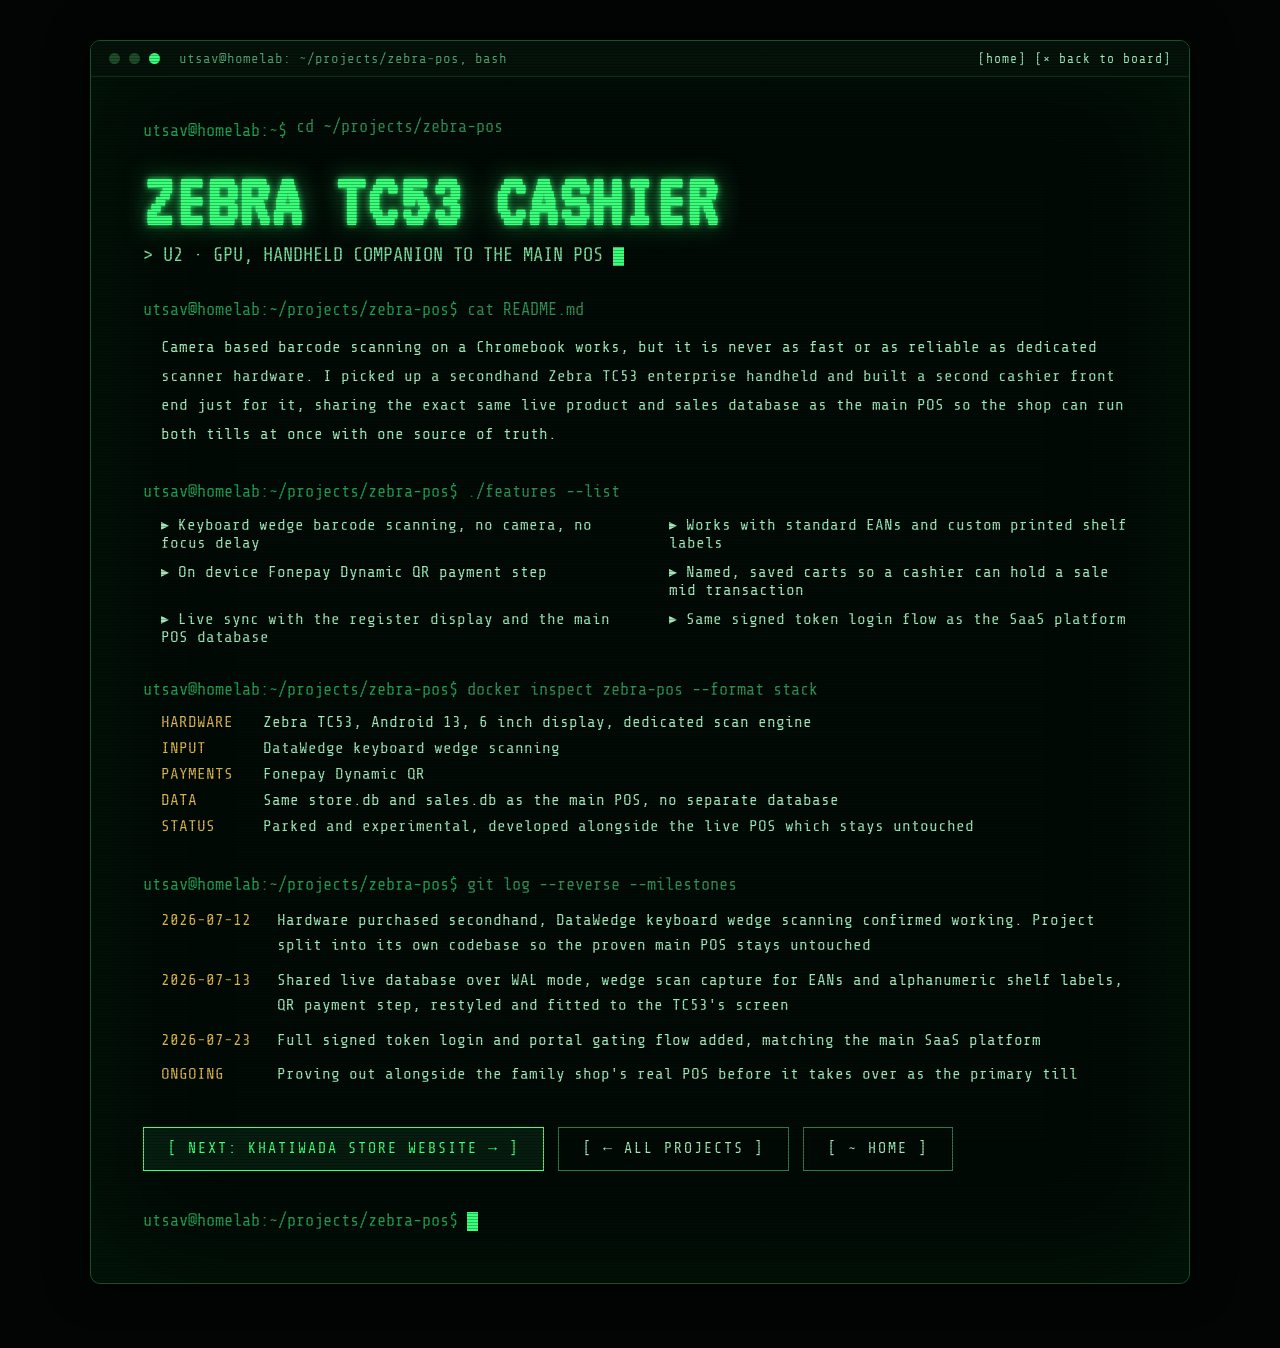
<file: zebra-tc53.html>
<!DOCTYPE html>
<html lang="en">
<head>
    <meta charset="UTF-8">
    <meta name="viewport" content="width=device-width, initial-scale=1.0">
    <meta name="description" content="Zebra TC53 handheld cashier, a companion app to the Khatiwada POS">
    <title>Zebra TC53 Handheld Cashier | Utsav Khatiwada</title>
    <link rel="icon" type="image/png" href="favicon.png">
    <link rel="preconnect" href="https://fonts.googleapis.com">
    <link href="https://fonts.googleapis.com/css2?family=VT323&family=Share+Tech+Mono&family=JetBrains+Mono:wght@400;700;800&display=swap" rel="stylesheet">
    <link rel="stylesheet" href="style.css">
</head>
<body class="pos-page">
    <div class="pos-wrap">
        <div class="pos-term">

            <div class="term-bar">
                <span class="term-dot"></span>
                <span class="term-dot"></span>
                <span class="term-dot lit"></span>
                <span class="term-title">utsav@homelab: ~/projects/zebra-pos, bash</span>
                <div class="spacer"></div>
                <a href="index.html">[home]</a>
                <a href="projects.html">[× back to board]</a>
            </div>

            <div class="pos-body">
                <div class="pos-cmd">
                    <span class="user">utsav@homelab:~$</span>
                    <span class="typing">cd ~/projects/zebra-pos</span>
                </div>

                <h1 class="pos-title">ZEBRA TC53 CASHIER</h1>
                <p class="pos-sub">&gt; U2 · GPU, HANDHELD COMPANION TO THE MAIN POS<span class="cursor"></span></p>

                <div class="pos-cmd gap-b"><span class="user">utsav@homelab:~/projects/zebra-pos$</span> cat README.md</div>
                <p class="pos-text">
                    Camera based barcode scanning on a Chromebook works, but it is never as fast or as reliable as
                    dedicated scanner hardware. I picked up a secondhand Zebra TC53 enterprise handheld and built a
                    second cashier front end just for it, sharing the exact same live product and sales database as
                    the main POS so the shop can run both tills at once with one source of truth.
                </p>

                <div class="pos-cmd gap-b"><span class="user">utsav@homelab:~/projects/zebra-pos$</span> ./features --list</div>
                <div class="pos-features">
                    <span>▸ Keyboard wedge barcode scanning, no camera, no focus delay</span>
                    <span>▸ Works with standard EANs and custom printed shelf labels</span>
                    <span>▸ On device Fonepay Dynamic QR payment step</span>
                    <span>▸ Named, saved carts so a cashier can hold a sale mid transaction</span>
                    <span>▸ Live sync with the register display and the main POS database</span>
                    <span>▸ Same signed token login flow as the SaaS platform</span>
                </div>

                <div class="pos-cmd gap-b"><span class="user">utsav@homelab:~/projects/zebra-pos$</span> docker inspect zebra-pos --format stack</div>
                <div class="pos-stack">
                    <span class="key">HARDWARE</span><span class="val">Zebra TC53, Android 13, 6 inch display, dedicated scan engine</span>
                    <span class="key">INPUT</span><span class="val">DataWedge keyboard wedge scanning</span>
                    <span class="key">PAYMENTS</span><span class="val">Fonepay Dynamic QR</span>
                    <span class="key">DATA</span><span class="val">Same store.db and sales.db as the main POS, no separate database</span>
                    <span class="key">STATUS</span><span class="val">Parked and experimental, developed alongside the live POS which stays untouched</span>
                </div>

                <div class="pos-cmd gap-b"><span class="user">utsav@homelab:~/projects/zebra-pos$</span> git log --reverse --milestones</div>
                <div class="pos-log">
                    <span class="d">2026-07-12</span><span class="t">Hardware purchased secondhand, DataWedge keyboard wedge scanning confirmed working. Project split into its own codebase so the proven main POS stays untouched</span>
                    <span class="d">2026-07-13</span><span class="t">Shared live database over WAL mode, wedge scan capture for EANs and alphanumeric shelf labels, QR payment step, restyled and fitted to the TC53's screen</span>
                    <span class="d">2026-07-23</span><span class="t">Full signed token login and portal gating flow added, matching the main SaaS platform</span>
                    <span class="d">ONGOING</span><span class="t">Proving out alongside the family shop's real POS before it takes over as the primary till</span>
                </div>

                <div class="pos-buttons">
                    <a href="khatiwada-store.html" class="btn primary">[ NEXT: KHATIWADA STORE WEBSITE → ]</a>
                    <a href="projects.html" class="btn ghost">[ ← ALL PROJECTS ]</a>
                    <a href="index.html" class="btn ghost">[ ~ HOME ]</a>
                </div>

                <div class="pos-cmd pos-end"><span class="user">utsav@homelab:~/projects/zebra-pos$</span> <span class="cursor"></span></div>
            </div>

            <div class="pos-scanlines"></div>
        </div>
    </div>
</body>
</html>
</file>
<file: style.css>
/* ============================================================
   Utsav Khatiwada, portfolio "circuit board" theme
   Ported from the Claude design export (Home / Projects / Nepal POS)
   ============================================================ */

:root {
    --bg: #03100a;
    --bg-deep: #020503;
    --bg-term: #020a06;
    --bg-term-bar: #04120a;
    --panel: #05170e;
    --line: #1a5230;
    --border: #2c7a4b;
    --border-soft: #1d6b3c;
    --border-dark: #1d4d2b;
    --green: #39ff7a;
    --green-soft: #b6ffd0;
    --mint: #9fe8b8;
    --text: #e8fff0;
    --dim: #7fbf98;
    --dim2: #4f9e6b;
    --gold: #d9b44a;
    --prompt: #1f9e52;
    --prompt2: #2f8f55;
}

* { box-sizing: border-box; }

html { scroll-behavior: smooth; }

body {
    margin: 0;
    background: var(--bg);
    font-family: 'JetBrains Mono', monospace;
    color: var(--text);
}

a { color: var(--green); }
a:hover { color: var(--green-soft); }

@keyframes blink { 0%, 49% { opacity: 1; } 50%, 100% { opacity: 0; } }
@keyframes scansweep { 0% { top: -14%; } 100% { top: 114%; } }
@keyframes flicker { 0%, 91%, 94%, 98%, 100% { opacity: 1; } 92% { opacity: 0.7; } 96% { opacity: 0.88; } }
@keyframes glitcha {
    0%, 88%, 100% { clip-path: inset(0 0 100% 0); transform: translate(0, 0); }
    89% { clip-path: inset(8% 0 58% 0); transform: translate(-5px, 0); }
    92% { clip-path: inset(62% 0 8% 0); transform: translate(5px, 0); }
    95% { clip-path: inset(35% 0 38% 0); transform: translate(-3px, 0); }
}
@keyframes glitchb {
    0%, 86%, 100% { clip-path: inset(0 0 100% 0); transform: translate(0, 0); }
    87% { clip-path: inset(48% 0 22% 0); transform: translate(4px, 0); }
    91% { clip-path: inset(12% 0 70% 0); transform: translate(-4px, 0); }
    96% { clip-path: inset(70% 0 5% 0); transform: translate(3px, 0); }
}
@keyframes typing { from { max-width: 0; } to { max-width: 100%; } }

/* ---------- page scaffolding ---------- */

.page {
    position: relative;
    background: var(--bg);
    overflow: hidden;
    min-height: 100vh;
}

.circuit-layer {
    position: absolute;
    inset: 0;
    z-index: 0;
    overflow: hidden;
}

.scanlines {
    position: absolute;
    inset: 0;
    pointer-events: none;
    background: repeating-linear-gradient(0deg, rgba(0, 0, 0, 0.14) 0px, rgba(0, 0, 0, 0.14) 1px, transparent 1px, transparent 4px);
    z-index: 30;
}

.container {
    position: relative;
    z-index: 2;
    max-width: 1240px;
    margin: 0 auto;
}

.cursor {
    display: inline-block;
    width: 11px;
    height: 19px;
    background: var(--green);
    margin-left: 10px;
    vertical-align: middle;
    animation: blink 1s step-end infinite;
}

.section-label {
    color: var(--dim2);
    font-size: 14px;
    letter-spacing: 4px;
    margin-bottom: 18px;
}

/* ---------- boot overlay ---------- */

#boot {
    position: fixed;
    inset: 0;
    z-index: 100;
    background: var(--bg-deep);
    padding: 60px 70px;
    font-family: 'VT323', monospace;
    cursor: pointer;
    overflow: hidden;
    transition: transform 0.5s ease-in, opacity 0.55s ease-in;
    transform-origin: 50% 50%;
}

#boot.closing { transform: scaleY(0.005); opacity: 0; }
#boot.done { display: none; }

.boot-title {
    color: var(--green);
    font-size: 30px;
    letter-spacing: 2px;
    margin-bottom: 28px;
    text-shadow: 0 0 18px rgba(57, 255, 122, 0.6);
}

.boot-line { color: var(--mint); font-size: 25px; line-height: 1.5; white-space: pre; }

.boot-cursor {
    display: inline-block;
    width: 13px;
    height: 22px;
    background: var(--green);
    animation: blink 0.8s step-end infinite;
    margin-top: 10px;
}

.boot-skip {
    position: absolute;
    bottom: 36px;
    left: 70px;
    color: var(--prompt2);
    font-size: 19px;
    letter-spacing: 2px;
}

.boot-scanlines {
    position: absolute;
    inset: 0;
    pointer-events: none;
    background: repeating-linear-gradient(0deg, rgba(0, 0, 0, 0.3) 0px, rgba(0, 0, 0, 0.3) 1px, transparent 1px, transparent 3px);
}

/* ---------- nav ---------- */

nav {
    position: sticky;
    top: 0;
    z-index: 20;
    display: flex;
    align-items: center;
    gap: 26px;
    padding: 14px 44px;
    background: rgba(3, 16, 10, 0.88);
    border-bottom: 1px solid var(--line);
    backdrop-filter: blur(6px);
}

.nav-brand {
    text-decoration: none;
    color: var(--gold);
    font-weight: 800;
    letter-spacing: 3px;
    font-size: 15px;
    white-space: nowrap;
}
.nav-brand:hover { color: var(--gold); }

.nav-spacer { flex: 1; }

.nav-links { display: flex; gap: 8px; flex-wrap: wrap; }

.nav-link {
    text-decoration: none;
    border: 1px solid var(--border);
    border-top: 3px solid var(--gold);
    background: var(--panel);
    color: var(--mint);
    padding: 7px 14px;
    font-size: 13px;
    letter-spacing: 2px;
    transition: box-shadow 0.2s, color 0.2s, border-color 0.2s;
}

.nav-link:hover {
    box-shadow: 0 0 16px rgba(57, 255, 122, 0.45);
    color: var(--text);
    border-color: var(--green);
    border-top-color: var(--gold);
}

.nav-progress-track {
    position: absolute;
    left: 0;
    right: 0;
    bottom: -3px;
    height: 3px;
    pointer-events: none;
}

#progress {
    width: 0%;
    height: 3px;
    background: linear-gradient(90deg, #155c31, var(--green));
    box-shadow: 0 0 12px rgba(57, 255, 122, 0.8);
}

/* ---------- hero ---------- */

.hero {
    position: relative;
    height: 660px;
    overflow: hidden;
    border-bottom: 1px solid var(--line);
    z-index: 1;
}

#matrix {
    position: absolute;
    top: 0;
    left: 0;
    width: 100%;
    height: 100%;
    opacity: 0.5;
}

.hero-vignette {
    position: absolute;
    inset: 0;
    background: radial-gradient(ellipse at center, rgba(3, 16, 10, 0.2) 0%, rgba(3, 16, 10, 0.94) 80%);
}

.corner { position: absolute; width: 36px; height: 36px; }
.corner.tl { top: 26px; left: 26px; border-top: 2px solid var(--green); border-left: 2px solid var(--green); }
.corner.tr { top: 26px; right: 26px; border-top: 2px solid var(--green); border-right: 2px solid var(--green); }
.corner.bl { bottom: 26px; left: 26px; border-bottom: 2px solid var(--green); border-left: 2px solid var(--green); }
.corner.br { bottom: 26px; right: 26px; border-bottom: 2px solid var(--green); border-right: 2px solid var(--green); }

.scan-sweep {
    position: absolute;
    left: 0;
    right: 0;
    height: 100px;
    background: linear-gradient(180deg, transparent, rgba(57, 255, 122, 0.08), transparent);
    border-bottom: 1px solid rgba(57, 255, 122, 0.3);
    animation: scansweep 6s linear infinite;
    pointer-events: none;
}

.hero-inner {
    position: relative;
    z-index: 3;
    display: flex;
    flex-direction: column;
    align-items: center;
    justify-content: center;
    height: 100%;
    text-align: center;
    padding: 0 24px;
}

.prompt-line {
    font-family: 'Share Tech Mono', monospace;
    color: var(--prompt2);
    font-size: 16px;
    display: flex;
    gap: 10px;
    margin-bottom: 26px;
}

.prompt-line .user { color: var(--prompt); }

.typing {
    overflow: hidden;
    white-space: nowrap;
    display: inline-block;
    animation: typing 1.8s steps(26, end);
}

.glitch-wrap { position: relative; display: inline-block; }

.glitch-wrap h1 {
    margin: 0;
    color: var(--text);
    font-size: clamp(48px, 7vw, 96px);
    font-weight: 800;
    letter-spacing: 3px;
    line-height: 1;
}

.glitch-wrap h1.ga,
.glitch-wrap h1.gb {
    position: absolute;
    inset: 0;
    pointer-events: none;
}
.glitch-wrap h1.ga { color: var(--green-soft); animation: glitcha 4s steps(1) infinite; }
.glitch-wrap h1.gb { color: #0fa85a; animation: glitchb 4s steps(1) infinite; }

.hero-sub {
    color: var(--green);
    font-size: 19px;
    letter-spacing: 3px;
    margin-top: 22px;
}

.hero-buttons { display: flex; gap: 16px; margin-top: 46px; flex-wrap: wrap; justify-content: center; }

.btn {
    text-decoration: none;
    padding: 13px 26px;
    font-size: 15px;
    letter-spacing: 2px;
    transition: background 0.2s, color 0.2s, box-shadow 0.2s, border-color 0.2s;
}

.btn.primary {
    border: 1px solid var(--green);
    background: rgba(57, 255, 122, 0.08);
    color: var(--green);
}
.btn.primary:hover { background: var(--green); color: var(--bg); box-shadow: 0 0 26px rgba(57, 255, 122, 0.6); }

.btn.ghost { border: 1px solid var(--border); color: var(--mint); }
.btn.ghost:hover { border-color: var(--green); color: var(--text); box-shadow: 0 0 18px rgba(57, 255, 122, 0.35); }

/* ---------- main body ---------- */

.main {
    padding: 84px 40px 60px 40px;
    display: flex;
    flex-direction: column;
    gap: 84px;
}

/* ---------- about ---------- */

.about-grid {
    display: grid;
    grid-template-columns: auto 1fr;
    gap: 44px;
    align-items: start;
}

.portrait-wrap { position: relative; }

.portrait-wrap img {
    width: 210px;
    height: 210px;
    object-fit: cover;
    display: block;
    border: 1px solid var(--green);
    box-shadow: 0 0 34px rgba(57, 255, 122, 0.25);
    transition: box-shadow 0.3s, transform 0.3s;
}
.portrait-wrap img:hover { box-shadow: 0 0 54px rgba(57, 255, 122, 0.55); transform: scale(1.03); }

.portrait-wrap .pc { position: absolute; width: 14px; height: 14px; }
.portrait-wrap .pc.tl { top: -6px; left: -6px; border-top: 2px solid var(--green); border-left: 2px solid var(--green); }
.portrait-wrap .pc.tr { top: -6px; right: -6px; border-top: 2px solid var(--green); border-right: 2px solid var(--green); }
.portrait-wrap .pc.bl { bottom: -6px; left: -6px; border-bottom: 2px solid var(--green); border-left: 2px solid var(--green); }
.portrait-wrap .pc.br { bottom: -6px; right: -6px; border-bottom: 2px solid var(--green); border-right: 2px solid var(--green); }

.portrait-caption {
    text-align: center;
    color: var(--dim2);
    font-size: 12px;
    letter-spacing: 3px;
    margin-top: 12px;
}

/* ---------- terminal windows ---------- */

.term {
    background: var(--bg-term);
    border: 1px solid var(--border-soft);
    border-radius: 8px;
    overflow: hidden;
}

.term.flicker { animation: flicker 11s linear infinite; }

.term-bar {
    display: flex;
    align-items: center;
    gap: 9px;
    background: var(--bg-term-bar);
    padding: 10px 16px;
    border-bottom: 1px solid #123f1f;
}

.term-dot { width: 10px; height: 10px; border-radius: 50%; background: var(--border-dark); flex: none; }
.term-dot.lit { background: var(--green); }

.term-title {
    color: var(--dim2);
    font-size: 13px;
    margin-left: 8px;
    font-family: 'Share Tech Mono', monospace;
}

.term-body {
    padding: 26px 30px;
    font-family: 'Share Tech Mono', monospace;
    font-size: 16px;
    line-height: 1.75;
}

.term-body .cmd { color: var(--prompt2); }
.term-body .cmd .user { color: var(--prompt); }
.term-body p { color: var(--mint); margin: 10px 0 22px 0; }
.term-body p:last-child { margin-bottom: 0; }

.term-body .cursor { width: 10px; height: 17px; margin-left: 8px; }

/* ---------- skills ---------- */

.skills-grid {
    padding: 26px 30px;
    font-family: 'Share Tech Mono', monospace;
    font-size: 15.5px;
    display: grid;
    grid-template-columns: 1fr 1fr;
    gap: 16px 44px;
}

.skill-row {
    display: flex;
    gap: 14px;
    padding: 4px 10px;
    margin: -4px -10px;
    transition: background 0.2s;
}
.skill-row:hover { background: rgba(57, 255, 122, 0.08); }
.skill-key { color: var(--gold); width: 96px; flex: none; }
.skill-val { color: var(--mint); }

.skills-ls-cmd {
    display: none;
    padding: 26px 30px 0 30px;
    font-family: 'Share Tech Mono', monospace;
    font-size: 15.5px;
    color: var(--prompt2);
}
.skills-ls-cmd .user { color: var(--prompt); }

.skills-ls {
    display: none;
    padding: 14px 30px 26px 30px;
    font-family: 'Share Tech Mono', monospace;
    font-size: 15.5px;
    flex-wrap: wrap;
    gap: 10px 28px;
}

.ls-item { color: var(--green); }

.term.ls-active .skills-ls-cmd,
.term.ls-active .skills-ls { display: flex; }
.term.ls-active .skills-grid { display: none; }

/* ---------- experience ---------- */

.xp-list { display: flex; flex-direction: column; gap: 22px; }

.xp-card {
    position: relative;
    background: var(--panel);
    border: 1px solid var(--border);
    border-left: 4px solid var(--border);
    padding: 26px 30px;
    transition: box-shadow 0.25s, border-color 0.25s;
}
.xp-card.live { border-left-color: var(--green); }
.xp-card:hover { box-shadow: 0 0 26px rgba(57, 255, 122, 0.3); border-color: var(--green); }

.xp-head {
    display: flex;
    justify-content: space-between;
    align-items: baseline;
    gap: 20px;
    flex-wrap: wrap;
}

.xp-title { color: var(--text); font-size: 20px; font-weight: 700; }
.xp-date { color: var(--gold); font-size: 13px; letter-spacing: 2px; }
.xp-card p { color: var(--dim); font-size: 15px; line-height: 1.7; margin: 14px 0 0 0; }

/* ---------- education / certs logs ---------- */

.logs-grid { display: grid; grid-template-columns: 1fr 1fr; gap: 26px; }

.log-body {
    padding: 22px 26px;
    font-family: 'Share Tech Mono', monospace;
    font-size: 15px;
    line-height: 1.65;
    display: flex;
    flex-direction: column;
    gap: 14px;
}

.log-row {
    padding: 3px 10px;
    margin: -3px -10px;
    transition: background 0.2s;
}
.log-row:hover { background: rgba(57, 255, 122, 0.08); }
.log-row .yr { color: var(--gold); }
.log-row .what { color: var(--mint); }

/* ---------- project boards ---------- */

.board-head {
    display: flex;
    justify-content: space-between;
    align-items: baseline;
    margin-bottom: 18px;
    gap: 16px;
    flex-wrap: wrap;
}

.board-head .section-label { margin-bottom: 0; }

.board-link {
    text-decoration: none;
    color: var(--green);
    font-size: 14px;
    letter-spacing: 2px;
}
.board-link:hover { text-shadow: 0 0 12px rgba(57, 255, 122, 0.8); }

.grid4 { display: grid; grid-template-columns: repeat(4, 1fr); gap: 24px; }
.grid2 { display: grid; grid-template-columns: 1fr 1fr; gap: 28px; }

.board-card {
    text-decoration: none;
    position: relative;
    background: var(--panel);
    border: 1px solid var(--border);
    padding: 30px 20px;
    display: block;
    transition: box-shadow 0.25s, border-color 0.25s;
    color: inherit;
}
.board-card:hover { box-shadow: 0 0 28px rgba(57, 255, 122, 0.35); border-color: var(--green); color: inherit; }

.board-card.lg { padding: 34px 30px; }

.chip-label { color: var(--gold); font-size: 13px; letter-spacing: 3px; margin-bottom: 12px; }
.chip-status { color: var(--green); font-size: 12px; letter-spacing: 2px; }
.chip-head { display: flex; justify-content: space-between; align-items: baseline; }
.chip-title { color: var(--text); font-size: 18px; font-weight: 700; margin-bottom: 10px; }
.board-card.lg .chip-title { font-size: 24px; margin: 14px 0 12px 0; }
.board-card.lg .chip-label { margin-bottom: 0; }
.chip-desc { color: var(--dim); font-size: 13.5px; line-height: 1.55; }
.board-card.lg .chip-desc { font-size: 15px; line-height: 1.65; }
.chip-meta { color: var(--dim2); font-size: 12px; letter-spacing: 1px; margin-top: 16px; }

/* decorative chip pins/pads (positioned spans inside cards) */
.pins-h { position: absolute; height: 5px; background: repeating-linear-gradient(90deg, var(--gold) 0px, var(--gold) 5px, transparent 5px, transparent 10px); }
.pins-h.top { top: 4px; left: 12px; right: 12px; }
.pins-h.bottom { bottom: 4px; left: 12px; right: 12px; }
.pins-v { position: absolute; width: 5px; background: repeating-linear-gradient(0deg, var(--gold) 0px, var(--gold) 5px, transparent 5px, transparent 10px); }
.pins-v.left { left: 4px; top: 16px; bottom: 16px; }
.pins-v.right { right: 4px; top: 16px; bottom: 16px; }

.pad { background: #0a2a18; border: 1px solid var(--border); display: inline-block; }
.pad-row { display: flex; gap: 6px; margin-bottom: 14px; }

.ring { position: absolute; border-radius: 50%; border: 2px solid var(--border); }
.ring.inner { border-color: var(--green); }

/* ---------- contact ---------- */

.contact-card {
    background: var(--bg-term);
    border: 1px solid var(--border-soft);
    border-radius: 8px;
    padding: 40px 44px;
    display: grid;
    grid-template-columns: 1fr auto;
    gap: 32px;
    align-items: center;
}

.contact-prompt {
    font-family: 'Share Tech Mono', monospace;
    color: var(--prompt2);
    font-size: 16px;
}
.contact-prompt .user { color: var(--prompt); }

.contact-links {
    display: flex;
    flex-direction: column;
    gap: 10px;
    font-size: 15px;
    font-family: 'Share Tech Mono', monospace;
}

.contact-links .row { display: flex; gap: 14px; }
.contact-links .key { color: var(--dim2); width: 92px; flex: none; }
.contact-links a { text-decoration: none; }

/* ---------- footer ---------- */

footer {
    position: relative;
    z-index: 2;
    text-align: center;
    padding: 26px 0 34px 0;
    border-top: 1px solid var(--line);
    color: var(--dim2);
    font-size: 13px;
    letter-spacing: 3px;
}

.footer-cmd {
    font-family: 'Share Tech Mono', monospace;
    font-size: 12.5px;
    letter-spacing: 1px;
    color: var(--prompt2);
    margin-bottom: 6px;
}
.footer-cmd .user { color: var(--prompt); }

.footer-cmd-out {
    font-family: 'Share Tech Mono', monospace;
    font-size: 11.5px;
    letter-spacing: 0.5px;
    color: var(--dim);
    margin-bottom: 18px;
}

.footer-copy { font-size: 13px; letter-spacing: 3px; }

/* ---------- projects page ---------- */

.projects-main { padding: 72px 40px 80px 40px; }

.page-cmd {
    font-family: 'Share Tech Mono', monospace;
    color: var(--prompt2);
    font-size: 16px;
    margin-bottom: 18px;
}
.page-cmd .user { color: var(--prompt); }

.page-title {
    margin: 0 0 8px 0;
    color: var(--text);
    font-size: 52px;
    font-weight: 800;
    letter-spacing: 2px;
}

.page-sub {
    color: var(--green);
    font-size: 17px;
    letter-spacing: 2px;
    margin-bottom: 56px;
}

/* ---------- 404 page ---------- */

.error-main {
    padding: 96px 40px 100px 40px;
    text-align: center;
    display: flex;
    flex-direction: column;
    align-items: center;
}

.error-main .page-cmd { justify-content: center; }

.error-trace {
    font-family: 'Share Tech Mono', monospace;
    color: var(--dim2);
    font-size: 13.5px;
    margin-bottom: 40px;
}

.error-code {
    margin: 0 0 14px 0;
    color: var(--gold);
    font-size: clamp(72px, 14vw, 140px);
    font-weight: 800;
    letter-spacing: 4px;
    line-height: 1;
}

.error-main .page-sub { margin-bottom: 48px; }

/* ---------- Nepal POS detail page ---------- */

body.pos-page { background: var(--bg-deep); font-family: 'Share Tech Mono', monospace; }

.pos-wrap {
    position: relative;
    min-height: 100vh;
    background: var(--bg-deep);
    padding: 40px 24px 64px 24px;
}

.pos-term {
    position: relative;
    overflow: hidden;
    max-width: 1100px;
    margin: 0 auto;
    background: var(--bg-term);
    border: 1px solid var(--border-dark);
    border-radius: 10px;
    box-shadow: inset 0 0 120px rgba(0, 40, 12, 0.5), 0 0 40px rgba(0, 0, 0, 0.6);
    animation: flicker 10s linear infinite;
}

.pos-term .term-bar { padding: 10px 18px; }
.pos-term .term-dot { width: 11px; height: 11px; }
.pos-term .term-title { font-size: 14px; margin-left: 10px; }
.pos-term .term-bar a { text-decoration: none; color: var(--mint); font-size: 13px; letter-spacing: 1px; }
.pos-term .term-bar a:hover { color: var(--text); }
.pos-term .term-bar .spacer { flex: 1; }

.pos-body { padding: 40px 52px 52px 52px; position: relative; }

.pos-cmd { color: var(--prompt2); font-size: 17px; }
.pos-cmd .user { color: var(--prompt); }
.pos-cmd.gap-b { margin-bottom: 14px; }

.pos-cmd .typing { animation: typing 1.4s steps(22, end); }

.pos-title {
    font-family: 'VT323', monospace;
    font-size: 76px;
    line-height: 0.95;
    margin: 26px 0 6px 0;
    color: var(--green);
    text-shadow: 0 0 26px rgba(57, 255, 122, 0.5), 0 0 6px rgba(57, 255, 122, 0.9);
    letter-spacing: 2px;
}

.pos-sub { margin: 0 0 34px 0; color: #7ddf9e; font-size: 19px; }

.pos-text {
    color: var(--mint);
    font-size: 16px;
    line-height: 1.8;
    margin: 0 0 34px 0;
    padding-left: 18px;
}

.pos-features {
    display: grid;
    grid-template-columns: 1fr 1fr;
    gap: 10px 40px;
    color: var(--mint);
    font-size: 16px;
    margin-bottom: 34px;
    padding-left: 18px;
}

.pos-stack {
    display: grid;
    grid-template-columns: auto 1fr;
    gap: 8px 30px;
    font-size: 16px;
    margin-bottom: 40px;
    padding-left: 18px;
}
.pos-stack .key { color: var(--gold); }
.pos-stack .val { color: var(--mint); }

.pos-log {
    display: grid;
    grid-template-columns: auto 1fr;
    gap: 10px 26px;
    font-size: 16px;
    line-height: 1.55;
    margin-bottom: 40px;
    padding-left: 18px;
}
.pos-log .d { color: var(--gold); white-space: nowrap; }
.pos-log .t { color: var(--mint); }

.pos-buttons { display: flex; gap: 14px; flex-wrap: wrap; }

.pos-buttons .btn { padding: 12px 24px; }
.pos-buttons .btn.primary:hover { color: var(--bg-deep); }

.pos-end { margin-top: 40px; }
.pos-end .cursor { width: 11px; height: 19px; margin-left: 0; }

.pos-scanlines {
    position: absolute;
    inset: 0;
    pointer-events: none;
    background: repeating-linear-gradient(0deg, rgba(0, 0, 0, 0.26) 0px, rgba(0, 0, 0, 0.26) 1px, transparent 1px, transparent 3px);
    z-index: 5;
}

/* ---------- timeline page ---------- */

body.timeline-page { overflow: hidden; height: 100vh; margin: 0; background: var(--bg-deep); }

.timeline-nav {
    position: relative;
    z-index: 30;
    display: flex;
    align-items: center;
    gap: 26px;
    padding: 14px 44px;
    background: rgba(3, 16, 10, 0.92);
    border-bottom: 1px solid var(--line);
    backdrop-filter: blur(6px);
}

.timeline-stage {
    position: relative;
    width: 100%;
    height: calc(100vh - 57px);
    overflow: hidden;
    cursor: grab;
    background: var(--bg-deep);
    touch-action: none;
}

.timeline-stage.grabbing { cursor: grabbing; }

.timeline-stage svg { display: block; position: absolute; top: 0; left: 0; }

.tl-trunk { fill: none; stroke: var(--green); stroke-width: 3; filter: drop-shadow(0 0 8px rgba(57, 255, 122, 0.6)); }

.tl-trunk-node circle { fill: var(--bg-term); stroke: var(--green); stroke-width: 2.5; }
.tl-trunk-node.live circle { fill: var(--green); }
.tl-trunk-node text.tl-title { fill: var(--text); font-family: 'JetBrains Mono', monospace; font-weight: 700; font-size: 14px; }
.tl-trunk-node text.tl-sub { fill: var(--dim2); font-family: 'Share Tech Mono', monospace; font-size: 11.5px; }
.tl-trunk-node text.tl-date { fill: var(--gold); font-family: 'Share Tech Mono', monospace; font-size: 11px; letter-spacing: 1px; }

.tl-branch-path { fill: none; stroke: var(--border); stroke-width: 2; transition: stroke 0.2s, filter 0.2s; }
.tl-branch-group:hover .tl-branch-path,
.tl-branch-group.expanded .tl-branch-path { stroke: var(--green); filter: drop-shadow(0 0 6px rgba(57, 255, 122, 0.5)); }

.tl-branch-node circle { fill: var(--panel); stroke: var(--border); stroke-width: 2; transition: stroke 0.2s, fill 0.2s; }
.tl-branch-node.live circle { stroke: var(--green); }
.tl-branch-group:hover .tl-branch-node circle,
.tl-branch-group.expanded .tl-branch-node circle { stroke: var(--green); fill: rgba(57, 255, 122, 0.12); }

.tl-branch-group { cursor: pointer; transition: opacity 0.25s; }
.tl-branch-group.tl-dimmed { opacity: 0.16; }
.tl-branch-group text.tl-title { fill: var(--text); font-family: 'JetBrains Mono', monospace; font-weight: 700; font-size: 13.5px; }
.tl-branch-group text.tl-date { fill: var(--gold); font-family: 'Share Tech Mono', monospace; font-size: 10.5px; letter-spacing: 1px; }
.tl-branch-group text.tl-hint { fill: var(--dim2); font-family: 'Share Tech Mono', monospace; font-size: 10px; letter-spacing: 1px; }

.tl-sub-path { fill: none; stroke: var(--border-soft); stroke-width: 1.5; stroke-dasharray: 3 4; }
.tl-sub-node circle { fill: var(--bg-term); stroke: var(--mint); stroke-width: 1.5; }
.tl-sub-node text.tl-sub-date { fill: var(--gold); font-family: 'Share Tech Mono', monospace; font-size: 10px; }
.tl-sub-node text.tl-sub-text { fill: var(--mint); font-family: 'Share Tech Mono', monospace; font-size: 11.5px; }
.tl-sub-node a text { cursor: pointer; }
.tl-sub-node a:hover text.tl-sub-text { fill: var(--text); }

.tl-open-link { fill: var(--green); font-family: 'Share Tech Mono', monospace; font-size: 11px; letter-spacing: 1px; cursor: pointer; }
.tl-open-link:hover { fill: var(--green-soft); }

.timeline-hud {
    position: absolute;
    z-index: 20;
    left: 24px;
    bottom: 24px;
    display: flex;
    flex-direction: column;
    gap: 10px;
    pointer-events: none;
}

.timeline-hud-hint {
    font-family: 'Share Tech Mono', monospace;
    font-size: 12px;
    letter-spacing: 1px;
    color: var(--dim2);
    background: rgba(3, 16, 10, 0.75);
    border: 1px solid var(--border-soft);
    padding: 8px 14px;
    pointer-events: none;
}

.timeline-controls {
    position: absolute;
    z-index: 20;
    right: 24px;
    bottom: 24px;
    display: flex;
    gap: 8px;
}

.tl-btn {
    pointer-events: auto;
    background: var(--panel);
    border: 1px solid var(--border);
    color: var(--mint);
    font-family: 'JetBrains Mono', monospace;
    font-size: 13px;
    padding: 9px 14px;
    cursor: pointer;
    transition: border-color 0.2s, color 0.2s, box-shadow 0.2s;
}
.tl-btn:hover { border-color: var(--green); color: var(--text); box-shadow: 0 0 14px rgba(57, 255, 122, 0.35); }

.timeline-legend {
    position: absolute;
    z-index: 20;
    right: 24px;
    top: 76px;
    display: flex;
    gap: 18px;
    font-family: 'Share Tech Mono', monospace;
    font-size: 11.5px;
    color: var(--dim);
    background: rgba(3, 16, 10, 0.75);
    border: 1px solid var(--border-soft);
    padding: 8px 16px;
    pointer-events: none;
}
.timeline-legend span { display: inline-flex; align-items: center; gap: 6px; }
.legend-dot { width: 9px; height: 9px; border-radius: 50%; display: inline-block; }
.legend-dot.edu { background: var(--gold); }
.legend-dot.job { background: var(--mint); }
.legend-dot.project { background: var(--green); }

@media (max-width: 820px) {
    .timeline-legend { display: none; }
    .timeline-hud-hint { font-size: 10.5px; padding: 6px 10px; }
}

@media (max-width: 600px) {
    .timeline-hud {
        left: 12px;
        right: 12px;
        bottom: 70px;
        align-items: center;
    }
    .timeline-hud-hint { text-align: center; }
    .timeline-controls {
        left: 12px;
        right: 12px;
        bottom: 12px;
        justify-content: center;
    }
    .tl-btn { padding: 9px 10px; font-size: 12px; }
}

/* ---------- responsive ---------- */

@media (max-width: 1000px) {
    .grid4 { grid-template-columns: 1fr 1fr; }
}

@media (max-width: 820px) {
    nav { padding: 12px 18px; gap: 12px; }
    .nav-links { display: none; }
    .nav-link { padding: 6px 10px; font-size: 11.5px; letter-spacing: 1px; }
    .main { padding: 56px 20px 48px 20px; gap: 56px; }
    .projects-main { padding: 48px 20px 60px 20px; }
    .about-grid { grid-template-columns: 1fr; justify-items: center; }
    .logs-grid { grid-template-columns: 1fr; }
    .grid2 { grid-template-columns: 1fr; }
    .skills-grid { grid-template-columns: 1fr; }
    .contact-card { grid-template-columns: 1fr; padding: 28px 24px; }
    .hero { height: 560px; }
    .hero-inner { padding: 0 40px; }
    .prompt-line {
        flex-wrap: wrap;
        justify-content: center;
        font-size: 12px;
        gap: 4px 8px;
    }
    .typing { white-space: normal; }
    .hero-buttons {
        display: grid;
        grid-template-columns: repeat(3, 1fr);
        gap: 10px;
        width: 100%;
        max-width: 320px;
        margin-left: auto;
        margin-right: auto;
    }
    .hero-buttons .btn.primary { grid-column: 1 / -1; }
    .hero-buttons .btn.ghost {
        padding: 12px 4px;
        font-size: 10.5px;
        letter-spacing: 0.5px;
        text-align: center;
        white-space: nowrap;
    }
    .page-title { font-size: 38px; }
    .pos-term .term-bar { flex-wrap: wrap; row-gap: 8px; }
    .pos-term .term-title {
        order: 3;
        flex: 1 0 100%;
        margin-left: 0;
        white-space: nowrap;
        overflow: hidden;
        text-overflow: ellipsis;
    }
    .pos-term .term-bar .spacer { order: 1; }
    .pos-term .term-bar a { order: 2; white-space: nowrap; }
    .pos-body { padding: 28px 22px 36px 22px; }
    .pos-title { font-size: 52px; }
    .pos-features { grid-template-columns: 1fr; }
    .pos-log { grid-template-columns: 1fr; gap: 2px 0; }
    .pos-log .t { margin-bottom: 10px; }
    #boot { padding: 40px 24px; }
    .boot-title { font-size: 22px; }
    .boot-line { font-size: 18px; white-space: pre-wrap; }
    .boot-skip { left: 24px; font-size: 15px; }
}

@media (max-width: 560px) {
    .grid4 { grid-template-columns: 1fr; }
}
</file>
